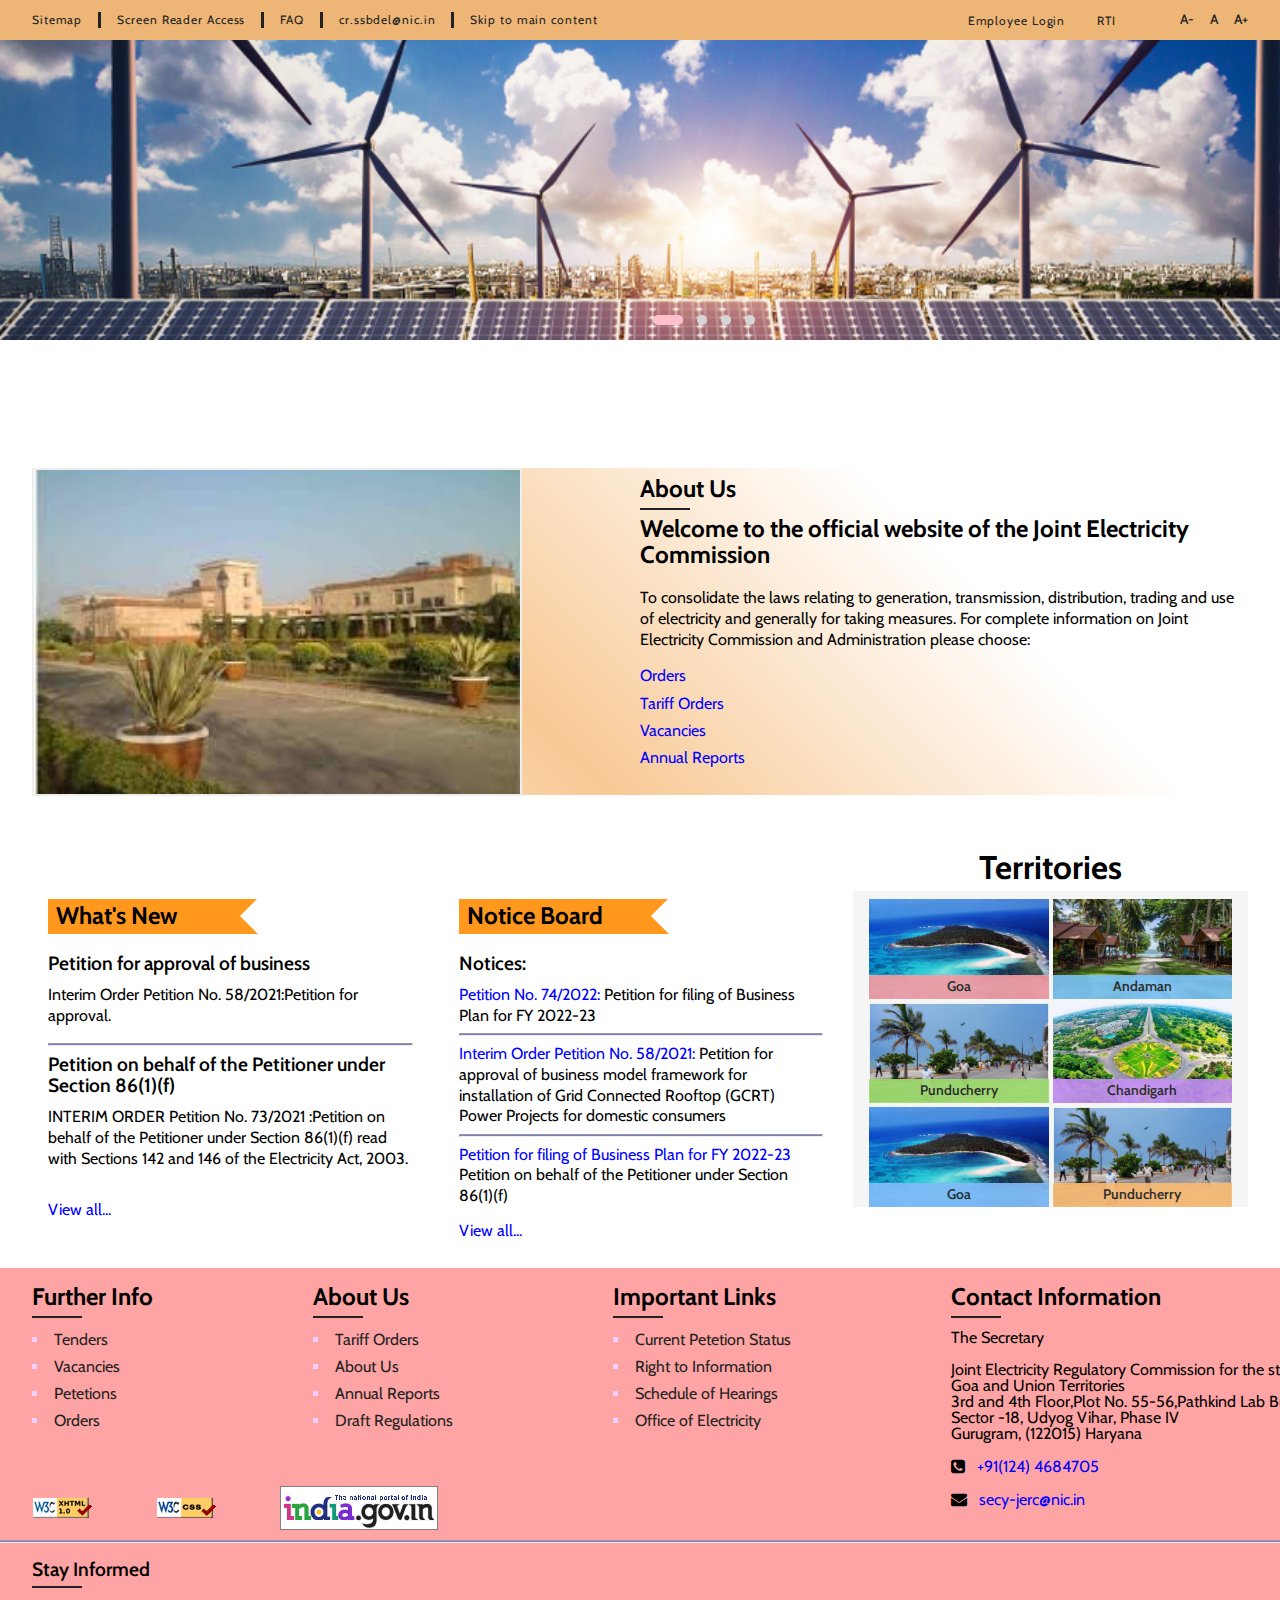
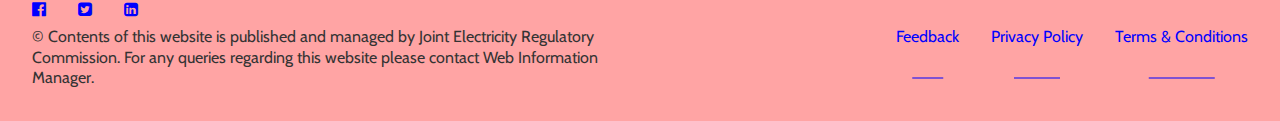
<file: index.html>
<!DOCTYPE html>
<html lang="en">
  <head>
    <meta charset="UTF-8" />
    <meta http-equiv="X-UA-Compatible" content="IE=edge" />
    <meta name="viewport" content="width=device-width, initial-scale=1.0" />
    <title>Joint Electricity Commission</title>
    <link rel="stylesheet" href="./css/style.css" />
    <link rel="preconnect" href="https://fonts.googleapis.com" />
    <link rel="preconnect" href="https://fonts.gstatic.com" crossorigin />
    <link
      href="https://fonts.googleapis.com/css2?family=Cabin:ital,wght@0,400;0,500;0,700;1,400&family=Lato:ital,wght@0,300;0,400;0,700;1,100;1,300;1,700&family=Montserrat:ital,wght@0,200;0,400;0,600;0,700;1,200;1,300&family=Noto+Sans:ital,wght@0,400;0,700;1,400&display=swap"
      rel="stylesheet"
    />
    <link
      rel="stylesheet"
      href="https://cdnjs.cloudflare.com/ajax/libs/font-awesome/4.7.0/css/font-awesome.css"
      integrity="sha512-5A8nwdMOWrSz20fDsjczgUidUBR8liPYU+WymTZP1lmY9G6Oc7HlZv156XqnsgNUzTyMefFTcsFH/tnJE/+xBg=="
      crossorigin="anonymous"
      referrerpolicy="no-referrer"
    />
    <!-- Owl Carousel -->
    <link
      rel="stylesheet"
      href="OwlCarousel2/dist/assets/owl.carousel.min.css"
    />
    <link
      rel="stylesheet"
      href="OwlCarousel2/dist/assets/owl.theme.default.min.css"
    />
  </head>
  <body>
    <!-- utility bar -->
    <div class="utility-bar">
      <p class="no-margin-bottom">
        <span
          style="letter-spacing: 0.9px; font-size: 0.75rem"
          class="right-border"
          ><a
            style="
              letter-spacing: 0.9px;
              color: #fff;
              text-decoration: none;
              font-size: 0.75rem;
            "
            href="https://ssb.solarman.in/sitemap/"
            >Sitemap</a
          ></span
        >
        <span
          style="letter-spacing: 0.9px; font-size: 0.75rem"
          class="right-border"
          ><a
            style="
              letter-spacing: 0.9px;
              color: #fff;
              text-decoration: none;
              font-size: 0.75rem;
            "
            href="https://ssb.solarman.in/screen-reader-access-2/"
            >Screen Reader Access</a
          ></span
        >
        <span
          style="letter-spacing: 0.9px; font-size: 0.75rem"
          class="right-border"
          ><a
            style="
              letter-spacing: 0.9px;
              color: #fff;
              text-decoration: none;
              font-size: 0.75rem;
            "
            href="https://ssb.solarman.in/faq/"
            >FAQ</a
          ></span
        >
        <span
          style="letter-spacing: 0.9px; font-size: 0.75rem"
          class="right-border"
          ><a
            style="
              letter-spacing: 0.9px;
              color: #fff;
              text-decoration: none;
              font-size: 0.75rem;
            "
            href="mailto:cr.ssbdel@nic.in"
            >cr.ssbdel@nic.in</a
          ></span
        >
        <span style="letter-spacing: 0.9px; font-size: 0.75rem"
          ><a
            style="
              letter-spacing: 0.9px;
              color: #fff;
              text-decoration: none;
              font-size: 0.75rem;
            "
            href="#post-113"
            >Skip to main content</a
          ></span
        >
      </p>
      <section class="custom-widgets">
        <span
          ><a
            href="#"
            style="
              letter-spacing: 0.9px;
              font-size: 0.75rem;
              color: #fff;
              text-decoration: none;
            "
            >Employee Login</a
          ></span
        >
        <span
          ><a
            href="https://ssb.solarman.in/rti/"
            style="
              letter-spacing: 0.9px;
              font-size: 0.75rem;
              color: #fff;
              text-decoration: none;
            "
            >RTI</a
          ></span
        >
        <!--         <form action="">
            <select name="choose-theme" id="choose-theme">
                <option value="original">Original Theme</option>
                <option value="special">Special Theme</option>
            </select>
        </form> -->
        <div id="change-theme">
          <div id="original-theme"></div>
          <div id="special-theme"></div>
        </div>

        <div class="text-resizer">
          <a
            href="#"
            style="font-size: 0.85rem"
            title="decrease font size"
            id="decrease-size"
            >A-</a
          >
          <a
            href="#"
            style="font-size: 0.85rem"
            title="reset font size"
            id="reset-size"
            >A</a
          >
          <a
            href="#"
            style="font-size: 0.85rem"
            title="increase font size"
            id="increase-size"
            >A+</a
          >
        </div>
      </section>
    </div>
    <div class="container">
      <header>
        <div class="owl-carousel owl-theme">
          <div class="item item1"></div>
          <div class="item item2"></div>
          <div class="item item3"></div>
          <div class="item item4"></div>
        </div>
      </header>
      <main>
        <section>
          <div>
            <!-- About us image will show here -->
            <div></div>
            <!-- About us image ends here -->

            <!-- About us text starts here -->
            <div>
              <h2 class="about_us">About Us</h2>
              <h2>
                Welcome to the official website of the Joint Electricity
                Commission
              </h2>
              <p>
                To consolidate the laws relating to generation, transmission,
                distribution, trading and use of electricity and generally for
                taking measures. For complete information on Joint Electricity
                Commission and Administration please choose:
              </p>
              <ul>
                <li><a href="#">Orders</a></li>
                <li><a href="#">Tariff Orders</a></li>
                <li><a href="#">Vacancies</a></li>
                <li><a href="#">Annual Reports</a></li>
              </ul>
            </div>
            <!-- About us text ends here -->
          </div>

          <!-- New notifications section starts here -->
          <section class="notifications">
            <div class="whatsNew">
              <h2>What's New</h2>
              <h3>Petition for approval of business</h3>
              <p>Interim Order Petition No. 58/2021:Petition for approval.</p>
              <hr />

              <h3>
                Petition on behalf of the Petitioner under Section 86(1)(f)
              </h3>
              <p>
                INTERIM ORDER Petition No. 73/2021 :Petition on behalf of the
                Petitioner under Section 86(1)(f) read with Sections 142 and 146
                of the Electricity Act, 2003.
              </p>
              <!-- <img
                src="./images/jercuts-1.jpg"
                style="width: 270px; height: 120px"
                alt=""
              /> -->
              <a href="#" style="margin-top: 33px; display: block"
                >View all...</a
              >
            </div>
            <div class="noticeBoard">
              <h2>Notice Board</h2>
              <!-- <img
                src="./images/jercuts-2.jpg"
                style="width: 270px; height: 120px"
                alt=""
              /> -->
              <h3 style="margin-top: 1rem">Notices:</h3>
              <ul>
                <li>
                  <a href="">Petition No. 74/2022:</a>
                  Petition for filing of Business Plan for FY 2022-23
                </li>
                <hr />
                <li>
                  <a href="">Interim Order Petition No. 58/2021:</a>
                  Petition for approval of business model framework for
                  installation of Grid Connected Rooftop (GCRT) Power Projects
                  for domestic consumers
                </li>
                <hr />
                <li>
                  <a href=""
                    >Petition for filing of Business Plan for FY 2022-23</a
                  >
                  Petition on behalf of the Petitioner under Section 86(1)(f)
                </li>
              </ul>
              <a style="display: block; margin-top: 16px" href="#"
                >View all...</a
              >
            </div>
            <div class="weWorkFor">
              <h2 style="position: absolute">Territories</h2>
              <img
                src="./images/jercuts-workarea.jpg"
                alt=""
                style="width: 100%; height: 100%"
              />
              <img
                src="./images/jercuts-andaman.jpg"
                alt=""
                style="width: 100%; height: 100%"
              />
              <img
                src="./images/jercuts-punducherry.jpg"
                alt=""
                style="width: 100%; height: 100%"
              />
              <img
                src="./images/jercuts-chandigarh.jpg"
                alt=""
                style="width: 100%; height: 100%"
              />
              <img
                src="./images/jercuts-workarea.jpg"
                alt=""
                style="width: 100%; height: 100%"
              />
              <img
                src="./images/jercuts-punducherry.jpg"
                alt=""
                style="width: 100%; height: 100%"
              />
              <div>Goa</div>
              <div>Andaman</div>
              <div>Punducherry</div>
              <div>Chandigarh</div>
              <div>Goa</div>
              <div>Punducherry</div>
            </div>
          </section>
          <!-- New notifications section ends here -->
        </section>
        <!-- <aside>
          <section class="photo-gallery">
            <div></div>
            <div></div>
            <div></div>
            <div></div>
            <div></div>
            <div><a href="#">View all...</a></div>
          </section>
          <section class="video-gallery">
            <video
              poster="./images/jercuts-8-1.png"
              src=""
              controls
              autoplay
            ></video>
            <video poster="./images/jercuts-5-1.png" src="" controls></video>
          </section>
        </aside> -->
      </main>
      <footer>
        <div class="affiliations">
          <img src="./images/affiliated-1.png" alt="" />
          <img src="./images/affiliated-2.png" alt="" />
          <img src="./images/affiliated-3.png" alt="" />
        </div>
        <ul>
          <h2>Further Info</h2>
          <li><a href="">Tenders</a></li>
          <li><a href="">Vacancies</a></li>
          <li><a href="">Petetions</a></li>
          <li><a href="">Orders</a></li>
        </ul>
        <ul>
          <h2>About Us</h2>
          <li><a href="">Tariff Orders</a></li>
          <li><a href="">About Us</a></li>
          <li><a href="">Annual Reports</a></li>
          <li><a href="">Draft Regulations</a></li>
        </ul>
        <!-- <ul>
          <h2>Contact</h2>
          <li><a href="">Contact Us</a></li>
          <li><a href="">Consumer Services</a></li>
          <li><a href="">How to Reach</a></li>
          <li><a href="">Board of Honor</a></li>
        </ul> -->
        <ul>
          <h2>Important Links</h2>
          <li><a href="">Current Petetion Status</a></li>
          <li><a href="">Right to Information</a></li>
          <li><a href="">Schedule of Hearings</a></li>
          <li><a href="">Office of Electricity</a></li>
        </ul>
        <ul>
          <h2>Contact Information</h2>
          <address>
            <pre>
The Secretary

Joint Electricity Regulatory Commission for the state of
Goa and Union Territories
3rd and 4th Floor,Plot No. 55-56,Pathkind Lab Building,
Sector -18, Udyog Vihar, Phase IV
Gurugram, (122015) Haryana

<i class="fa fa-phone-square" aria-hidden="true"></i>   <a href="tel:124 4684705">+91(124) 4684705</a>

<i class="fa fa-envelope" aria-hidden="true"></i>   <a href="mailto:secy-jerc@nic.in">secy-jerc@nic.in</a>
              </pre>
          </address>
        </ul>
      </footer>
    </div>
    <hr />
    <section class="footer-info">
      <h3>Stay Informed</h3>
      <ul>
        <li>
          <a href=""
            ><i class="fa fa-facebook-official" aria-hidden="true"></i
          ></a>
        </li>
        <li>
          <a href=""><i class="fa fa-twitter-square" aria-hidden="true"></i></a>
        </li>
        <li>
          <a href=""
            ><i class="fa fa-linkedin-square" aria-hidden="true"></i
          ></a>
        </li>
      </ul>
      <div>
        <p>
          &copy; Contents of this website is published and managed by Joint
          Electricity Regulatory Commission. For any queries regarding this
          website please contact Web Information Manager.
        </p>
        <ul>
          <li><a href="">Feedback</a></li>
          <li><a href="">Privacy Policy</a></li>
          <li><a href="">Terms &amp; Conditions</a></li>
        </ul>
      </div>
    </section>

    <script src="https://ajax.googleapis.com/ajax/libs/jquery/3.5.1/jquery.min.js"></script>
    <script src="OwlCarousel2/dist/owl.carousel.min.js"></script>

    <script>
      $(".owl-carousel").owlCarousel({
        loop: true,
        margin: 10,
        nav: true,
        autoplay: true,
        autoplayTimeout: 2000,
        autoplayHoverPause: true,
        responsive: {
          0: {
            items: 1,
          },
          600: {
            items: 1,
          },
          1000: {
            items: 1,
          },
        },
      });
    </script>
  </body>
</html>
</file>
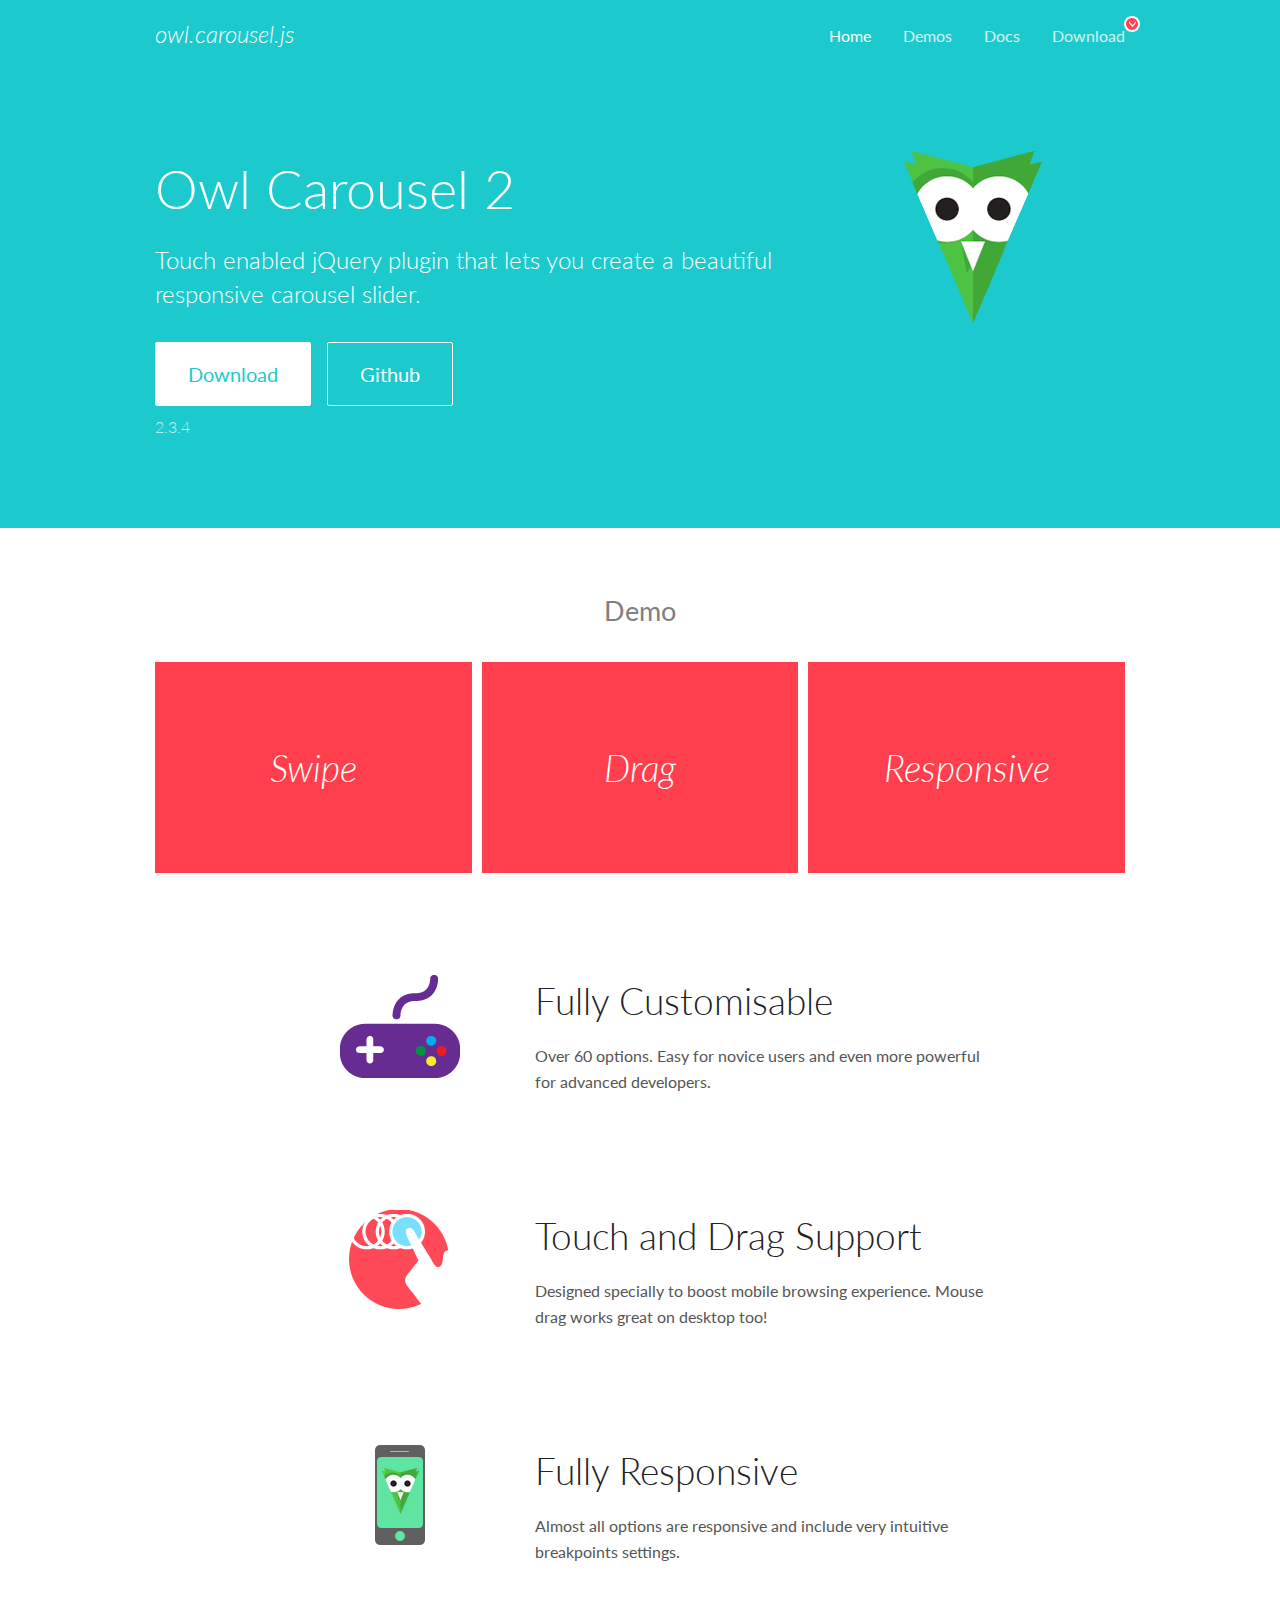
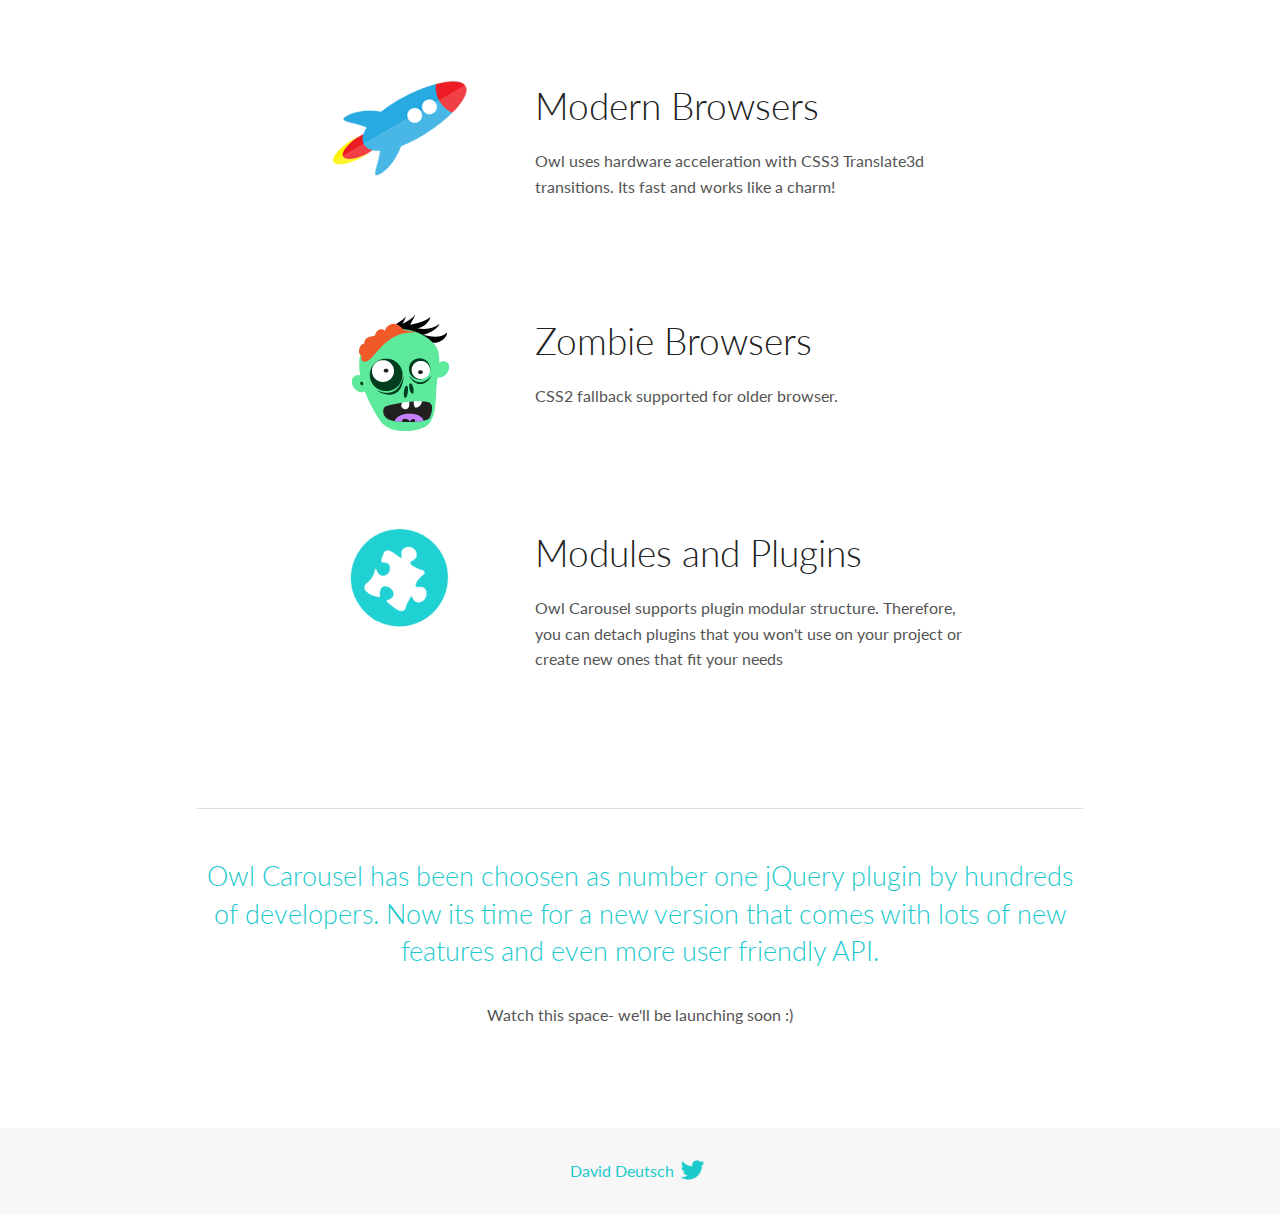
<file: OwlCarousel2/docs/index.html>
<!DOCTYPE html>
<html lang="en">
  <head>

    <!-- head -->
    <meta charset="utf-8">
    <meta name="msapplication-tap-highlight" content="no" />
    <meta name="viewport" content="width=device-width, initial-scale=1.0" />
    <meta name="description" content="Touch enabled jQuery plugin that lets you create beautiful responsive carousel slider.">
    <meta name="author" content="David Deutsch">
    <title>
      Home | Owl Carousel | 2.3.4
    </title>

    <!-- Stylesheets -->
    <link href='https://fonts.googleapis.com/css?family=Lato:300,400,700,400italic,300italic' rel='stylesheet' type='text/css'>
    <link rel="stylesheet" href="assets/css/docs.theme.min.css">

    <!-- Owl Stylesheets -->
    <link rel="stylesheet" href="assets/owlcarousel/assets/owl.carousel.min.css">
    <link rel="stylesheet" href="assets/owlcarousel/assets/owl.theme.default.min.css">

    <!-- HTML5 shim and Respond.js IE8 support of HTML5 elements and media queries -->

    <!--[if lt IE 9]>
      <script src="https://oss.maxcdn.com/libs/html5shiv/3.7.0/html5shiv.js"></script>
      <script src="https://oss.maxcdn.com/libs/respond.js/1.3.0/respond.min.js"></script>
    <![endif]-->

    <!-- Favicons -->
    <link rel="apple-touch-icon-precomposed" sizes="144x144" href="assets/ico/apple-touch-icon-144-precomposed.png">
    <link rel="shortcut icon" href="assets/ico/favicon.png">
    <link rel="shortcut icon" href="favicon.ico">

    <!-- Yeah i know js should not be in header. Its required for demos.-->

    <!-- javascript -->
    <script src="assets/vendors/jquery.min.js"></script>
    <script src="assets/owlcarousel/owl.carousel.js"></script>
  </head>
  <body>

    <!-- header -->
    <header class="header">
      <div class="row">
        <div class="large-12 columns">
          <div class="brand left">
            <h3>
              <a href="/OwlCarousel2/">owl.carousel.js</a> 
            </h3>
          </div>
          <a id="toggle-nav" class="right">
            <span></span> <span></span> <span></span> 
          </a> 
          <div class="nav-bar">
            <ul class="clearfix">
              <li class="active">
                <a href="/OwlCarousel2/index.html">Home</a> 
              </li>
              <li> <a href="/OwlCarousel2/demos/demos.html">Demos</a>  </li>
              <li> <a href="/OwlCarousel2/docs/started-welcome.html">Docs</a>  </li>
              <li>
                <a href="https://github.com/OwlCarousel2/OwlCarousel2/archive/2.3.4.zip">Download</a> 
                <span class="download"></span> 
              </li>
            </ul>
          </div>
        </div>
      </div>
    </header>

    <!-- home panel -->
    <section id="hero">
      <div class="row">
        <div class="large-8 medium-8 columns">
          <h1>Owl Carousel 2</h1>
          <h4>Touch enabled jQuery plugin that lets you create a beautiful responsive carousel slider.</h4>
          <a href="https://github.com/OwlCarousel2/OwlCarousel2/archive/2.3.4.zip" class="hero-button">Download</a> 
          <a href="https://github.com/OwlCarousel2/OwlCarousel2" class="hero-button outline">Github</a> 
          <p>2.3.4</p>
        </div>
        <div class="large-4 medium-4 columns">
          <img class="owl-logo" src="assets/img/owl-logo.png" alt="mr. Owl">
        </div>
      </div>
    </section>

    <!-- body -->
    <div class="home-demo">
      <div class="row">
        <div class="large-12 columns">
          <h3>Demo</h3>
          <div class="owl-carousel">
            <div class="item">
              <h2>Swipe</h2>
            </div>
            <div class="item">
              <h2>Drag</h2>
            </div>
            <div class="item">
              <h2>Responsive</h2>
            </div>
            <div class="item">
              <h2>CSS3</h2>
            </div>
            <div class="item">
              <h2>Fast</h2>
            </div>
            <div class="item">
              <h2>Easy</h2>
            </div>
            <div class="item">
              <h2>Free</h2>
            </div>
            <div class="item">
              <h2>Upgradable</h2>
            </div>
            <div class="item">
              <h2>Tons of options</h2>
            </div>
            <div class="item">
              <h2>Infinity</h2>
            </div>
            <div class="item">
              <h2>Auto Width</h2>
            </div>
          </div>
        </div>
      </div>
    </div>
    <script>
      var owl = $('.owl-carousel');
      owl.owlCarousel({
        margin: 10,
        loop: true,
        responsive: {
          0: {
            items: 1
          },
          600: {
            items: 2
          },
          1000: {
            items: 3
          }
        }
      })
    </script>

    <!-- features -->
    <div id="features">
      <div class="row">
        <div class="small-12 medium-9 small-centered columns">
          <section class="row feature">
            <div class="medium-4 small-12 columns">
              <img src="assets/img/feature-options.png" alt="">
            </div>
            <div class="medium-8 small-12 columns">
              <h2>Fully Customisable</h2>
              <p>Over 60 options. Easy for novice users and even more powerful for advanced developers.</p>
            </div>
          </section>
          <section class="row feature">
            <div class="medium-4 small-12 columns">
              <img src="assets/img/feature-drag.png" alt="">
            </div>
            <div class="medium-8 small-12 columns">
              <h2>Touch and Drag Support</h2>
              <p>Designed specially to boost mobile browsing experience. Mouse drag works great on desktop too!</p>
            </div>
          </section>
          <section class="row feature">
            <div class="medium-4 small-12 columns">
              <img src="assets/img/feature-responsive.png" alt="">
            </div>
            <div class="medium-8 small-12 columns">
              <h2>Fully Responsive</h2>
              <p>Almost all options are responsive and include very intuitive breakpoints settings.</p>
            </div>
          </section>
          <section class="row feature">
            <div class="medium-4 small-12 columns">
              <img src="assets/img/feature-modern.png" alt="">
            </div>
            <div class="medium-8 small-12 columns">
              <h2>Modern Browsers</h2>
              <p>Owl uses hardware acceleration with CSS3 Translate3d transitions. Its fast and works like a charm! </p>
            </div>
          </section>
          <section class="row feature">
            <div class="medium-4 small-12 columns">
              <img src="assets/img/feature-zombie.png" alt="">
            </div>
            <div class="medium-8 small-12 columns">
              <h2>Zombie Browsers</h2>
              <p>CSS2 fallback supported for older browser.</p>
            </div>
          </section>
          <section class="row feature">
            <div class="medium-4 small-12 columns">
              <img src="assets/img/feature-module.png" alt="">
            </div>
            <div class="medium-8 small-12 columns">
              <h2>Modules and Plugins</h2>
              <p>Owl Carousel supports plugin modular structure. Therefore, you can detach plugins that you won&#x27;t use on your project or create new ones that fit your needs</p>
            </div>
          </section>
        </div>
      </div>
    </div>

    <!-- footer -->
    <section id="teaser-text">
      <div class="row">
        <div class="small-12 medium-11 small-centered columns">
          <hr>
          <h3 id="owl-carousel-has-been-choosen-as-number-one-jquery-plugin-by-hundreds-of-developers-now-its-time-for-a-new-version-that-comes-with-lots-of-new-features-and-even-more-user-friendly-api-">Owl Carousel has been choosen as number one jQuery plugin by hundreds of developers. Now its time for a new version that comes with lots of new features and even more user friendly API.</h3>
          <p>Watch this space- we&#39;ll be launching soon :)</p>
        </div>
      </div>
    </section>

    <!-- footer -->
    <footer class="footer">
      <div class="row">
        <div class="large-12 columns">
          <h5>
            <a href="/OwlCarousel2/docs/support-contact.html">David Deutsch</a> 
            <a id="custom-tweet-button" href="https://twitter.com/share?url=https://github.com/OwlCarousel2/OwlCarousel2&text=Owl Carousel - This is so awesome! " target="_blank"></a> 
          </h5>
        </div>
      </div>
    </footer>

    <!-- vendors -->
    <script src="assets/vendors/highlight.js"></script>
    <script src="assets/js/app.js"></script>
  </body>
</html>
</file>
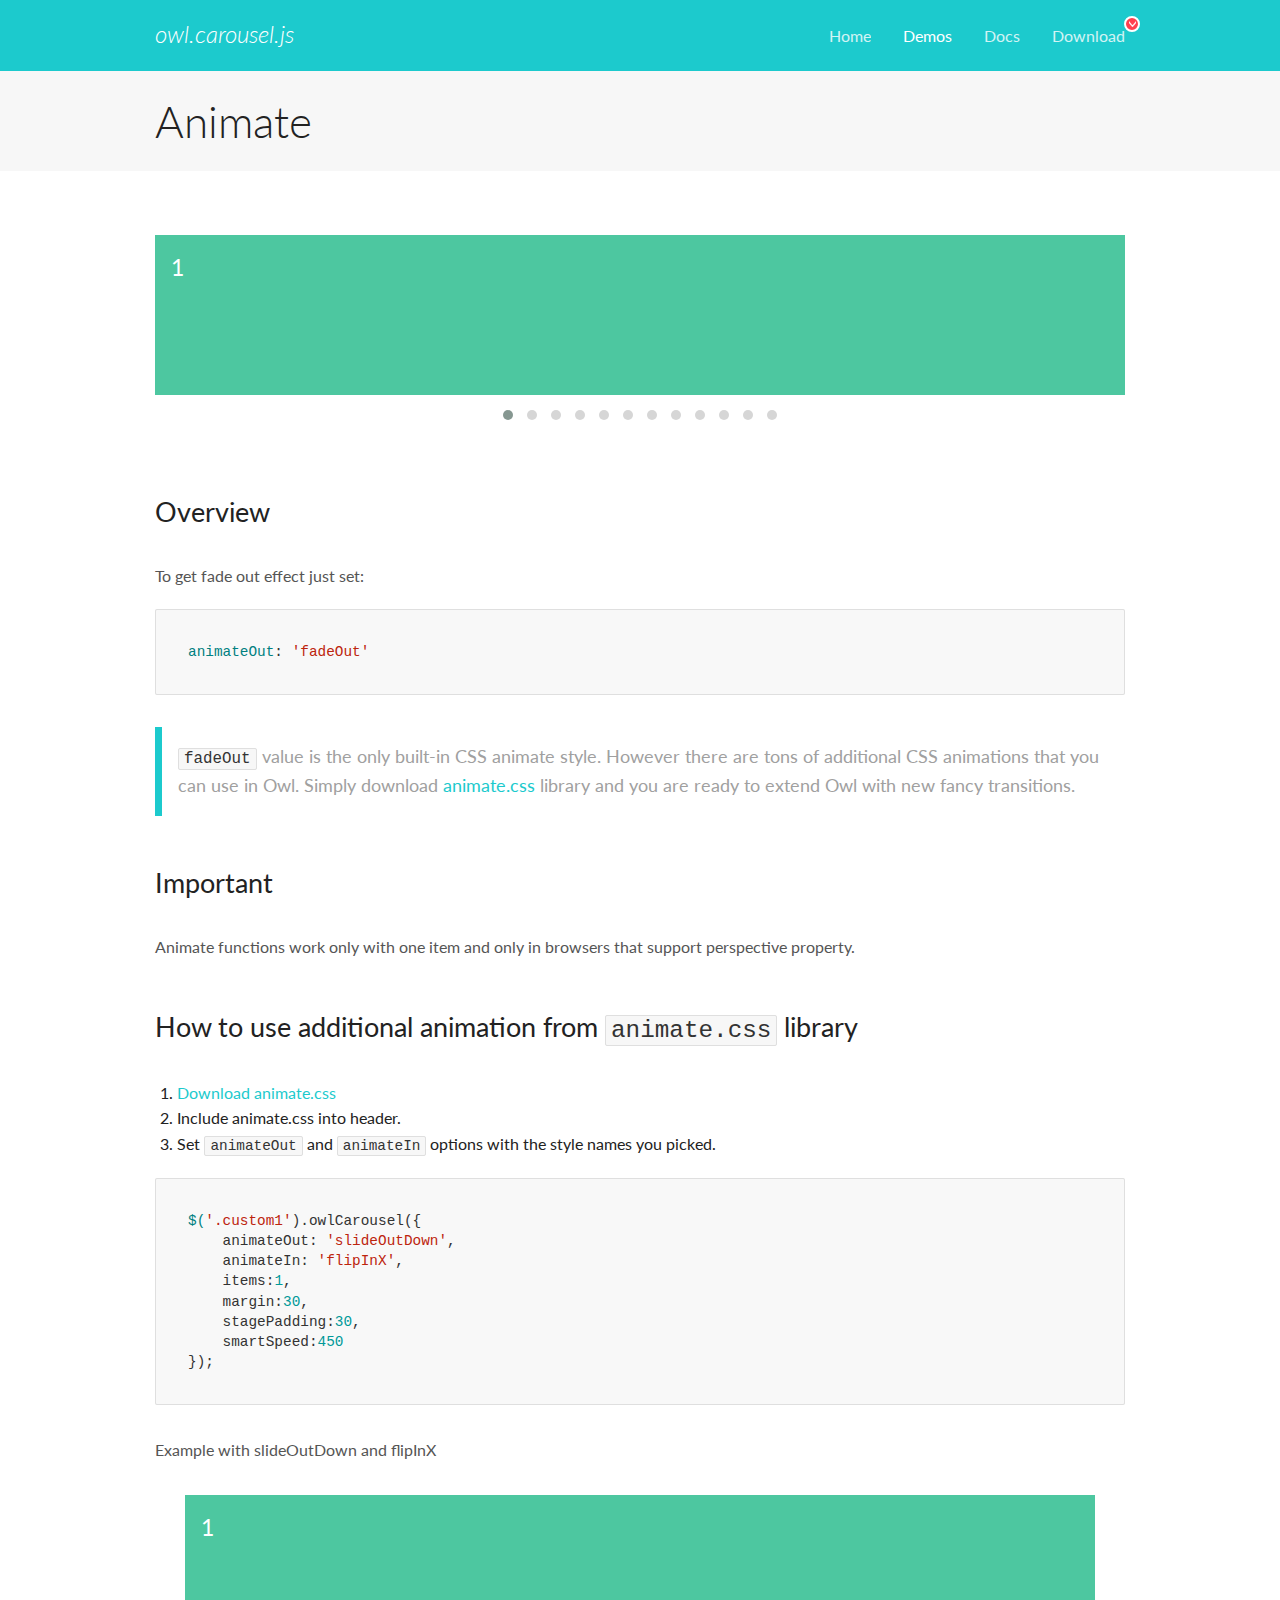
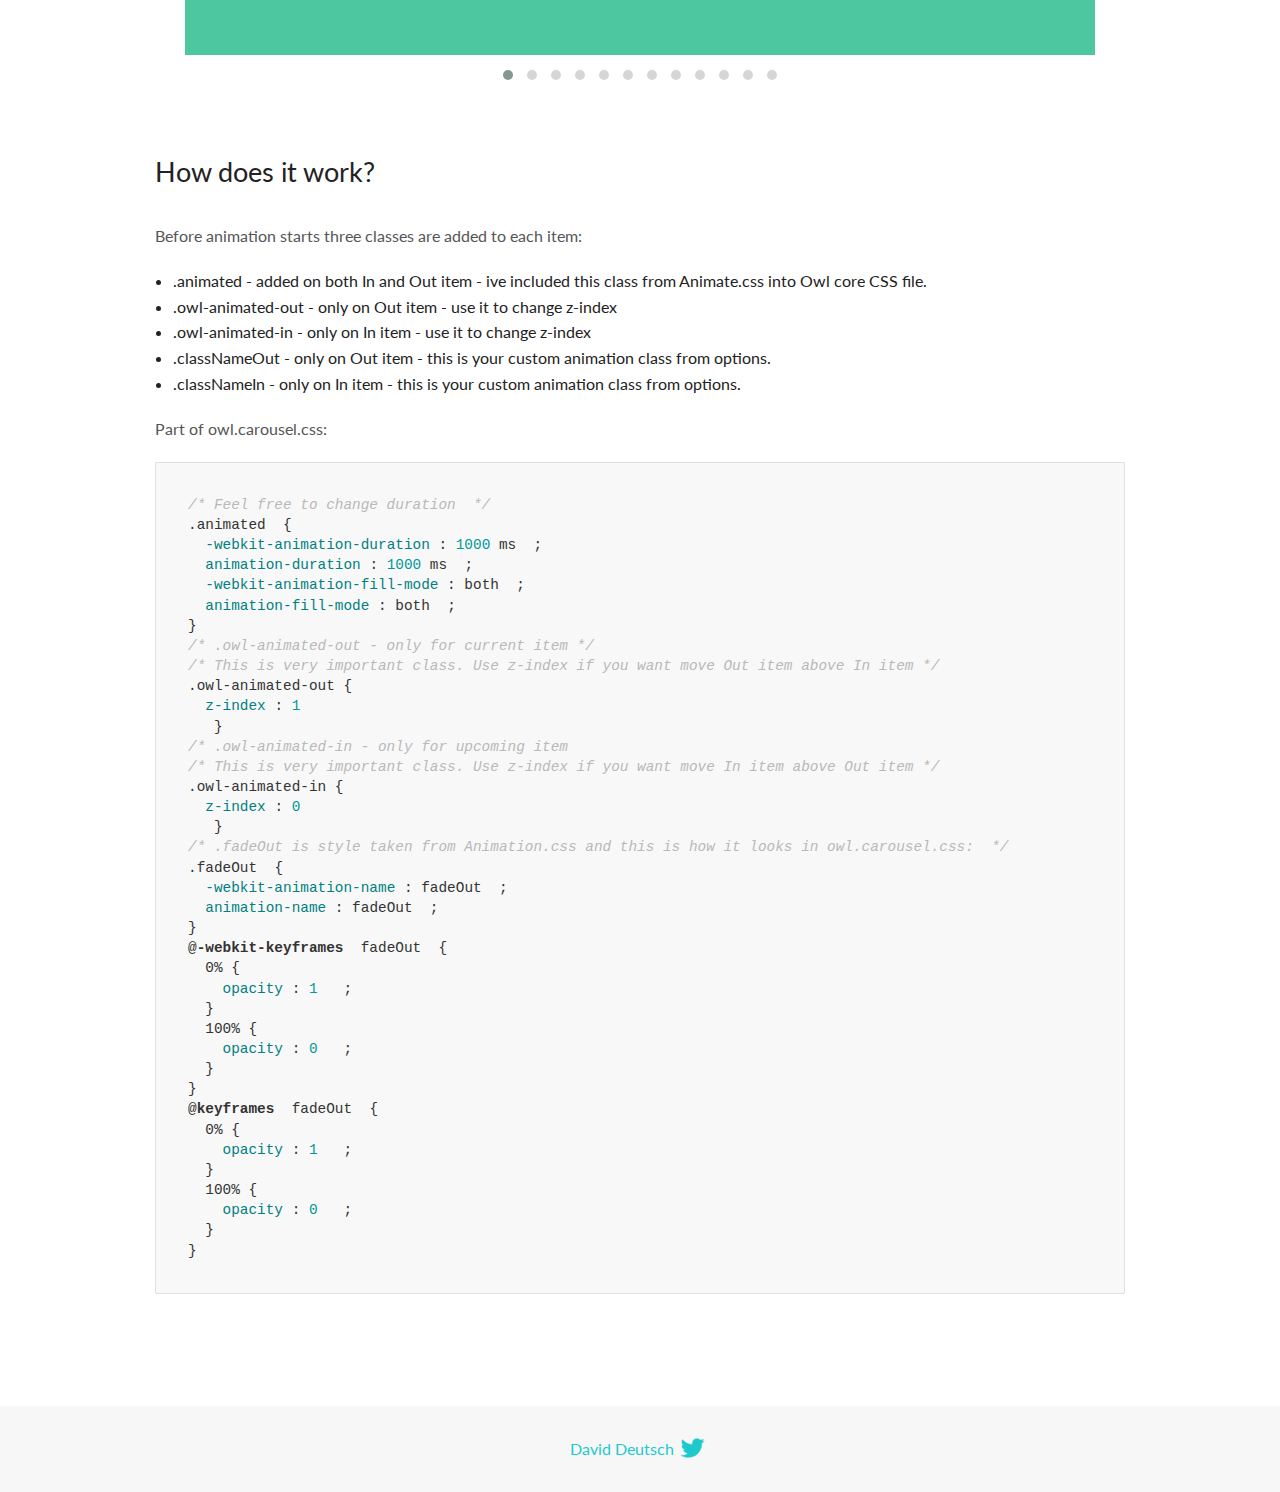
<file: OwlCarousel2/docs/demos/animate.html>
<!DOCTYPE html>
<html lang="en">
  <head>

    <!-- head -->
    <meta charset="utf-8">
    <meta name="msapplication-tap-highlight" content="no" />
    <meta name="viewport" content="width=device-width, initial-scale=1.0" />
    <meta name="description" content="Animate carousel">
    <meta name="author" content="David Deutsch">
    <title>
      Animate Demo | Owl Carousel | 2.3.4
    </title>

    <!-- Stylesheets -->
    <link href='https://fonts.googleapis.com/css?family=Lato:300,400,700,400italic,300italic' rel='stylesheet' type='text/css'>
    <link rel="stylesheet" href="../assets/css/docs.theme.min.css">

    <!-- Owl Stylesheets -->
    <link rel="stylesheet" href="../assets/owlcarousel/assets/owl.carousel.min.css">
    <link rel="stylesheet" href="../assets/owlcarousel/assets/owl.theme.default.min.css">

    <!-- HTML5 shim and Respond.js IE8 support of HTML5 elements and media queries -->

    <!--[if lt IE 9]>
      <script src="https://oss.maxcdn.com/libs/html5shiv/3.7.0/html5shiv.js"></script>
      <script src="https://oss.maxcdn.com/libs/respond.js/1.3.0/respond.min.js"></script>
    <![endif]-->

    <!-- Favicons -->
    <link rel="apple-touch-icon-precomposed" sizes="144x144" href="../assets/ico/apple-touch-icon-144-precomposed.png">
    <link rel="shortcut icon" href="../assets/ico/favicon.png">
    <link rel="shortcut icon" href="favicon.ico">

    <!-- Yeah i know js should not be in header. Its required for demos.-->

    <!-- javascript -->
    <script src="../assets/vendors/jquery.min.js"></script>
    <script src="../assets/owlcarousel/owl.carousel.js"></script>
  </head>
  <body>

    <!-- header -->
    <header class="header">
      <div class="row">
        <div class="large-12 columns">
          <div class="brand left">
            <h3>
              <a href="/OwlCarousel2/">owl.carousel.js</a> 
            </h3>
          </div>
          <a id="toggle-nav" class="right">
            <span></span> <span></span> <span></span> 
          </a> 
          <div class="nav-bar">
            <ul class="clearfix">
              <li> <a href="/OwlCarousel2/index.html">Home</a>  </li>
              <li class="active">
                <a href="/OwlCarousel2/demos/demos.html">Demos</a> 
              </li>
              <li> <a href="/OwlCarousel2/docs/started-welcome.html">Docs</a>  </li>
              <li>
                <a href="https://github.com/OwlCarousel2/OwlCarousel2/archive/2.3.4.zip">Download</a> 
                <span class="download"></span> 
              </li>
            </ul>
          </div>
        </div>
      </div>
    </header>

    <!-- title -->
    <section class="title">
      <div class="row">
        <div class="large-12 columns">
          <h1>Animate</h1>
        </div>
      </div>
    </section>

    <!--  Demos -->
    <section id="demos">
      <div class="row">
        <div class="large-12 columns">
          <div class="fadeOut owl-carousel owl-theme">
            <div class="item">
              <h4>1</h4>
            </div>
            <div class="item">
              <h4>2</h4>
            </div>
            <div class="item">
              <h4>3</h4>
            </div>
            <div class="item">
              <h4>4</h4>
            </div>
            <div class="item">
              <h4>5</h4>
            </div>
            <div class="item">
              <h4>6</h4>
            </div>
            <div class="item">
              <h4>7</h4>
            </div>
            <div class="item">
              <h4>8</h4>
            </div>
            <div class="item">
              <h4>9</h4>
            </div>
            <div class="item">
              <h4>10</h4>
            </div>
            <div class="item">
              <h4>11</h4>
            </div>
            <div class="item">
              <h4>12</h4>
            </div>
          </div>
          <h3 id="overview">Overview</h3>
          <p>To get fade out effect just set:</p>
          <pre><code>animateOut: &#39;fadeOut&#39;</code></pre>
          <blockquote>
            <p><code>fadeOut</code> value is the only built-in CSS animate style. However there are tons of additional CSS animations that you can use in Owl. Simply download
              <a href="https://daneden.github.io/animate.css/">animate.css</a>  library and you are ready to extend Owl with new fancy transitions.</p>
          </blockquote>
          <h3 id="important">Important</h3>
          <p>Animate functions work only with one item and only in browsers that support perspective property.</p>
          <h3 id="how-to-use-additional-animation-from-animate-css-library">How to use additional animation from <code>animate.css</code> library</h3>
          <ol>
            <li> <a href="https://daneden.github.io/animate.css/">Download animate.css</a>  </li>
            <li>Include animate.css into header.</li>
            <li>Set <code>animateOut</code> and <code>animateIn</code> options with the style names you picked.</li>
          </ol>
          <pre><code>$(&#39;.custom1&#39;).owlCarousel({
    animateOut: &#39;slideOutDown&#39;,
    animateIn: &#39;flipInX&#39;,
    items:1,
    margin:30,
    stagePadding:30,
    smartSpeed:450
});</code></pre>
          <p>Example with slideOutDown and flipInX</p>
          <div class="custom1 owl-carousel owl-theme">
            <div class="item">
              <h4>1</h4>
            </div>
            <div class="item">
              <h4>2</h4>
            </div>
            <div class="item">
              <h4>3</h4>
            </div>
            <div class="item">
              <h4>4</h4>
            </div>
            <div class="item">
              <h4>5</h4>
            </div>
            <div class="item">
              <h4>6</h4>
            </div>
            <div class="item">
              <h4>7</h4>
            </div>
            <div class="item">
              <h4>8</h4>
            </div>
            <div class="item">
              <h4>9</h4>
            </div>
            <div class="item">
              <h4>10</h4>
            </div>
            <div class="item">
              <h4>11</h4>
            </div>
            <div class="item">
              <h4>12</h4>
            </div>
          </div>
          <h3 id="how-does-it-work-">How does it work?</h3>
          <p>Before animation starts three classes are added to each item:</p>
          <ul>
            <li>.animated - added on both In and Out item - ive included this class from Animate.css into Owl core CSS file.</li>
            <li>.owl-animated-out - only on Out item - use it to change z-index</li>
            <li>.owl-animated-in - only on In item - use it to change z-index</li>
            <li>.classNameOut - only on Out item - this is your custom animation class from options.</li>
            <li>.classNameIn - only on In item - this is your custom animation class from options.</li>
          </ul>
          <p>Part of owl.carousel.css:</p>
          <pre><code class="language-css"><span class="comment">/* Feel free to change duration  */</span> 
<span class="class">.animated</span>  <span class="rules">{
  <span class="rule"><span class="attribute">-webkit-animation-duration</span> :<span class="value"> <span class="number">1000</span> ms</span> </span> ;
  <span class="rule"><span class="attribute">animation-duration</span> :<span class="value"> <span class="number">1000</span> ms</span> </span> ;
  <span class="rule"><span class="attribute">-webkit-animation-fill-mode</span> :<span class="value"> both</span> </span> ;
  <span class="rule"><span class="attribute">animation-fill-mode</span> :<span class="value"> both</span> </span> ;
<span class="rule">}</span> </span> 
<span class="comment">/* .owl-animated-out - only for current item */</span> 
<span class="comment">/* This is very important class. Use z-index if you want move Out item above In item */</span> 
<span class="class">.owl-animated-out</span> <span class="rules">{
  <span class="rule"><span class="attribute">z-index</span> :<span class="value"> <span class="number">1</span> 
</span> </span> </span> }
<span class="comment">/* .owl-animated-in - only for upcoming item
/* This is very important class. Use z-index if you want move In item above Out item */</span> 
<span class="class">.owl-animated-in</span> <span class="rules">{
  <span class="rule"><span class="attribute">z-index</span> :<span class="value"> <span class="number">0</span> 
</span> </span> </span> }
<span class="comment">/* .fadeOut is style taken from Animation.css and this is how it looks in owl.carousel.css:  */</span> 
<span class="class">.fadeOut</span>  <span class="rules">{
  <span class="rule"><span class="attribute">-webkit-animation-name</span> :<span class="value"> fadeOut</span> </span> ;
  <span class="rule"><span class="attribute">animation-name</span> :<span class="value"> fadeOut</span> </span> ;
<span class="rule">}</span> </span> 
<span class="at_rule">@<span class="keyword">-webkit-keyframes</span>  fadeOut </span> {
  0% <span class="rules">{
    <span class="rule"><span class="attribute">opacity</span> :<span class="value"> <span class="number">1</span> </span> </span> ;
  <span class="rule">}</span> </span> 
  100% <span class="rules">{
    <span class="rule"><span class="attribute">opacity</span> :<span class="value"> <span class="number">0</span> </span> </span> ;
  <span class="rule">}</span> </span> 
}
<span class="at_rule">@<span class="keyword">keyframes</span>  fadeOut </span> {
  0% <span class="rules">{
    <span class="rule"><span class="attribute">opacity</span> :<span class="value"> <span class="number">1</span> </span> </span> ;
  <span class="rule">}</span> </span> 
  100% <span class="rules">{
    <span class="rule"><span class="attribute">opacity</span> :<span class="value"> <span class="number">0</span> </span> </span> ;
  <span class="rule">}</span> </span> 
}</code></pre>
          <link rel="stylesheet" href="../assets/css/animate.css">
          <script>
            jQuery(document).ready(function($) {
              $('.fadeOut').owlCarousel({
                items: 1,
                animateOut: 'fadeOut',
                loop: true,
                margin: 10,
              });
              $('.custom1').owlCarousel({
                animateOut: 'slideOutDown',
                animateIn: 'flipInX',
                items: 1,
                margin: 30,
                stagePadding: 30,
                smartSpeed: 450
              });
            });
          </script>
        </div>
      </div>
    </section>

    <!-- footer -->
    <footer class="footer">
      <div class="row">
        <div class="large-12 columns">
          <h5>
            <a href="/OwlCarousel2/docs/support-contact.html">David Deutsch</a> 
            <a id="custom-tweet-button" href="https://twitter.com/share?url=https://github.com/OwlCarousel2/OwlCarousel2&text=Owl Carousel - This is so awesome! " target="_blank"></a> 
          </h5>
        </div>
      </div>
    </footer>

    <!-- vendors -->
    <script src="../assets/vendors/highlight.js"></script>
    <script src="../assets/js/app.js"></script>
  </body>
</html>
</file>
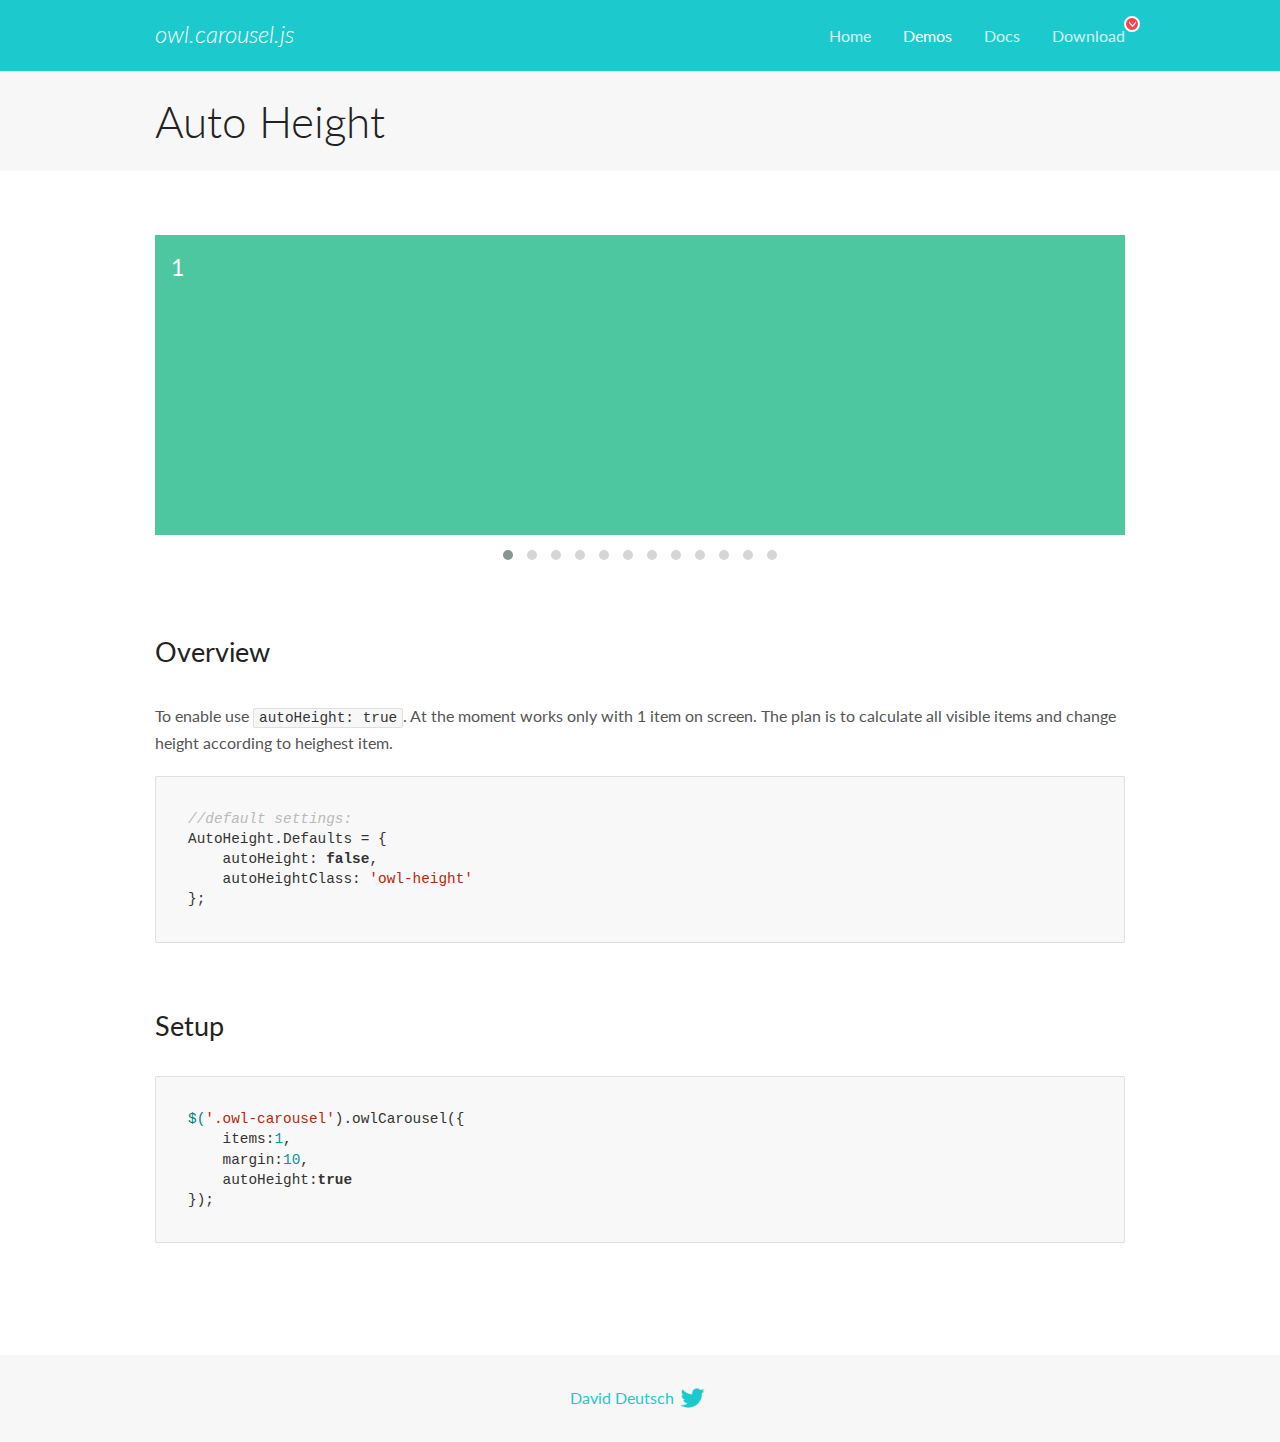
<file: OwlCarousel2/docs/demos/autoheight.html>
<!DOCTYPE html>
<html lang="en">
  <head>

    <!-- head -->
    <meta charset="utf-8">
    <meta name="msapplication-tap-highlight" content="no" />
    <meta name="viewport" content="width=device-width, initial-scale=1.0" />
    <meta name="description" content="autoHeight usage demo">
    <meta name="author" content="David Deutsch">
    <title>
      Auto Height Demo | Owl Carousel | 2.3.4
    </title>

    <!-- Stylesheets -->
    <link href='https://fonts.googleapis.com/css?family=Lato:300,400,700,400italic,300italic' rel='stylesheet' type='text/css'>
    <link rel="stylesheet" href="../assets/css/docs.theme.min.css">

    <!-- Owl Stylesheets -->
    <link rel="stylesheet" href="../assets/owlcarousel/assets/owl.carousel.min.css">
    <link rel="stylesheet" href="../assets/owlcarousel/assets/owl.theme.default.min.css">

    <!-- HTML5 shim and Respond.js IE8 support of HTML5 elements and media queries -->

    <!--[if lt IE 9]>
      <script src="https://oss.maxcdn.com/libs/html5shiv/3.7.0/html5shiv.js"></script>
      <script src="https://oss.maxcdn.com/libs/respond.js/1.3.0/respond.min.js"></script>
    <![endif]-->

    <!-- Favicons -->
    <link rel="apple-touch-icon-precomposed" sizes="144x144" href="../assets/ico/apple-touch-icon-144-precomposed.png">
    <link rel="shortcut icon" href="../assets/ico/favicon.png">
    <link rel="shortcut icon" href="favicon.ico">

    <!-- Yeah i know js should not be in header. Its required for demos.-->

    <!-- javascript -->
    <script src="../assets/vendors/jquery.min.js"></script>
    <script src="../assets/owlcarousel/owl.carousel.js"></script>
  </head>
  <body>

    <!-- header -->
    <header class="header">
      <div class="row">
        <div class="large-12 columns">
          <div class="brand left">
            <h3>
              <a href="/OwlCarousel2/">owl.carousel.js</a> 
            </h3>
          </div>
          <a id="toggle-nav" class="right">
            <span></span> <span></span> <span></span> 
          </a> 
          <div class="nav-bar">
            <ul class="clearfix">
              <li> <a href="/OwlCarousel2/index.html">Home</a>  </li>
              <li class="active">
                <a href="/OwlCarousel2/demos/demos.html">Demos</a> 
              </li>
              <li> <a href="/OwlCarousel2/docs/started-welcome.html">Docs</a>  </li>
              <li>
                <a href="https://github.com/OwlCarousel2/OwlCarousel2/archive/2.3.4.zip">Download</a> 
                <span class="download"></span> 
              </li>
            </ul>
          </div>
        </div>
      </div>
    </header>

    <!-- title -->
    <section class="title">
      <div class="row">
        <div class="large-12 columns">
          <h1>Auto Height</h1>
        </div>
      </div>
    </section>

    <!--  Demos -->
    <section id="demos">
      <div class="row">
        <div class="large-12 columns">
          <div class="owl-carousel owl-theme">
            <div class="item" style="height:300px">
              <h4>1</h4>
            </div>
            <div class="item" style="height:100px">
              <h4>2</h4>
            </div>
            <div class="item" style="height:500px">
              <h4>3</h4>
            </div>
            <div class="item" style="height:250px">
              <h4>4</h4>
            </div>
            <div class="item" style="height:400px">
              <h4>5</h4>
            </div>
            <div class="item" style="height:500px">
              <h4>6</h4>
            </div>
            <div class="item" style="height:600px">
              <h4>7</h4>
            </div>
            <div class="item" style="height:400px">
              <h4>8</h4>
            </div>
            <div class="item" style="height:300px">
              <h4>9</h4>
            </div>
            <div class="item" style="height:350px">
              <h4>10</h4>
            </div>
            <div class="item" style="height:200px">
              <h4>11</h4>
            </div>
            <div class="item" style="height:150px">
              <h4>12</h4>
            </div>
          </div>
          <h3 id="overview">Overview</h3>
          <p>To enable use <code>autoHeight: true</code>. At the moment works only with 1 item on screen. The plan is to calculate all visible items and change height according to heighest item.</p>
          <pre><code>//default settings:
AutoHeight.Defaults = {
    autoHeight: false,
    autoHeightClass: &#39;owl-height&#39;
};</code></pre>
          <h3 id="setup">Setup</h3>
          <pre><code>$(&#39;.owl-carousel&#39;).owlCarousel({
    items:1,
    margin:10,
    autoHeight:true
});</code></pre>
          <script>
            $(document).ready(function() {
              $('.owl-carousel').owlCarousel({
                items: 1,
                margin: 10,
                autoHeight: true
              });
            })
          </script>
        </div>
      </div>
    </section>

    <!-- footer -->
    <footer class="footer">
      <div class="row">
        <div class="large-12 columns">
          <h5>
            <a href="/OwlCarousel2/docs/support-contact.html">David Deutsch</a> 
            <a id="custom-tweet-button" href="https://twitter.com/share?url=https://github.com/OwlCarousel2/OwlCarousel2&text=Owl Carousel - This is so awesome! " target="_blank"></a> 
          </h5>
        </div>
      </div>
    </footer>

    <!-- vendors -->
    <script src="../assets/vendors/highlight.js"></script>
    <script src="../assets/js/app.js"></script>
  </body>
</html>
</file>
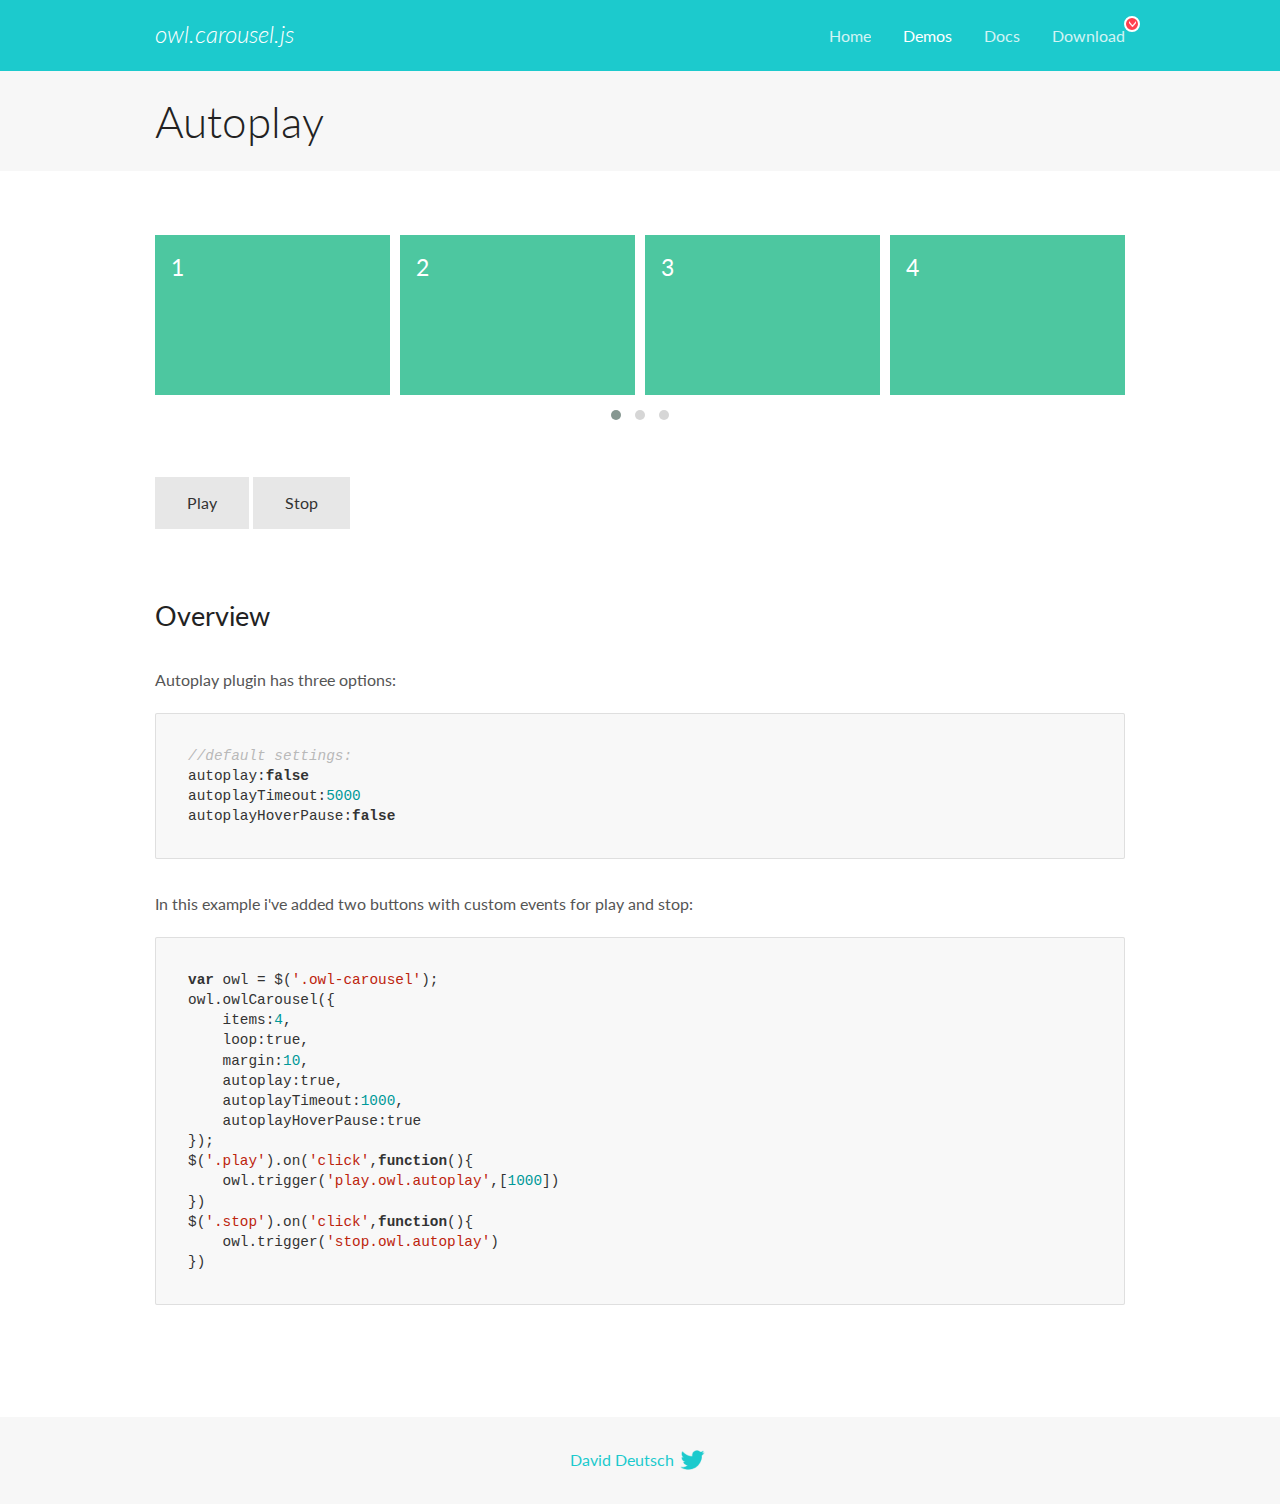
<file: OwlCarousel2/docs/demos/autoplay.html>
<!DOCTYPE html>
<html lang="en">
  <head>

    <!-- head -->
    <meta charset="utf-8">
    <meta name="msapplication-tap-highlight" content="no" />
    <meta name="viewport" content="width=device-width, initial-scale=1.0" />
    <meta name="description" content="Autoplay usage demo">
    <meta name="author" content="David Deutsch">
    <title>
      Autoplay Demo | Owl Carousel | 2.3.4
    </title>

    <!-- Stylesheets -->
    <link href='https://fonts.googleapis.com/css?family=Lato:300,400,700,400italic,300italic' rel='stylesheet' type='text/css'>
    <link rel="stylesheet" href="../assets/css/docs.theme.min.css">

    <!-- Owl Stylesheets -->
    <link rel="stylesheet" href="../assets/owlcarousel/assets/owl.carousel.min.css">
    <link rel="stylesheet" href="../assets/owlcarousel/assets/owl.theme.default.min.css">

    <!-- HTML5 shim and Respond.js IE8 support of HTML5 elements and media queries -->

    <!--[if lt IE 9]>
      <script src="https://oss.maxcdn.com/libs/html5shiv/3.7.0/html5shiv.js"></script>
      <script src="https://oss.maxcdn.com/libs/respond.js/1.3.0/respond.min.js"></script>
    <![endif]-->

    <!-- Favicons -->
    <link rel="apple-touch-icon-precomposed" sizes="144x144" href="../assets/ico/apple-touch-icon-144-precomposed.png">
    <link rel="shortcut icon" href="../assets/ico/favicon.png">
    <link rel="shortcut icon" href="favicon.ico">

    <!-- Yeah i know js should not be in header. Its required for demos.-->

    <!-- javascript -->
    <script src="../assets/vendors/jquery.min.js"></script>
    <script src="../assets/owlcarousel/owl.carousel.js"></script>
  </head>
  <body>

    <!-- header -->
    <header class="header">
      <div class="row">
        <div class="large-12 columns">
          <div class="brand left">
            <h3>
              <a href="/OwlCarousel2/">owl.carousel.js</a> 
            </h3>
          </div>
          <a id="toggle-nav" class="right">
            <span></span> <span></span> <span></span> 
          </a> 
          <div class="nav-bar">
            <ul class="clearfix">
              <li> <a href="/OwlCarousel2/index.html">Home</a>  </li>
              <li class="active">
                <a href="/OwlCarousel2/demos/demos.html">Demos</a> 
              </li>
              <li> <a href="/OwlCarousel2/docs/started-welcome.html">Docs</a>  </li>
              <li>
                <a href="https://github.com/OwlCarousel2/OwlCarousel2/archive/2.3.4.zip">Download</a> 
                <span class="download"></span> 
              </li>
            </ul>
          </div>
        </div>
      </div>
    </header>

    <!-- title -->
    <section class="title">
      <div class="row">
        <div class="large-12 columns">
          <h1>Autoplay</h1>
        </div>
      </div>
    </section>

    <!--  Demos -->
    <section id="demos">
      <div class="row">
        <div class="large-12 columns">
          <div class="owl-carousel owl-theme">
            <div class="item">
              <h4>1</h4>
            </div>
            <div class="item">
              <h4>2</h4>
            </div>
            <div class="item">
              <h4>3</h4>
            </div>
            <div class="item">
              <h4>4</h4>
            </div>
            <div class="item">
              <h4>5</h4>
            </div>
            <div class="item">
              <h4>6</h4>
            </div>
            <div class="item">
              <h4>7</h4>
            </div>
            <div class="item">
              <h4>8</h4>
            </div>
            <div class="item">
              <h4>9</h4>
            </div>
            <div class="item">
              <h4>10</h4>
            </div>
            <div class="item">
              <h4>11</h4>
            </div>
            <div class="item">
              <h4>12</h4>
            </div>
          </div>
          <a class="button secondary play">Play</a> 
          <a class="button secondary stop">Stop</a> 
          <h3 id="overview">Overview</h3>
          <p>Autoplay plugin has three options:</p>
          <pre><code>//default settings:
autoplay:false
autoplayTimeout:5000
autoplayHoverPause:false</code></pre>
          <p>In this example i&#39;ve added two buttons with custom events for play and stop:</p>
          <pre><code>var owl = $(&#39;.owl-carousel&#39;);
owl.owlCarousel({
    items:4,
    loop:true,
    margin:10,
    autoplay:true,
    autoplayTimeout:1000,
    autoplayHoverPause:true
});
$(&#39;.play&#39;).on(&#39;click&#39;,function(){
    owl.trigger(&#39;play.owl.autoplay&#39;,[1000])
})
$(&#39;.stop&#39;).on(&#39;click&#39;,function(){
    owl.trigger(&#39;stop.owl.autoplay&#39;)
})</code></pre>
          <script>
            $(document).ready(function() {
              var owl = $('.owl-carousel');
              owl.owlCarousel({
                items: 4,
                loop: true,
                margin: 10,
                autoplay: true,
                autoplayTimeout: 1000,
                autoplayHoverPause: true
              });
              $('.play').on('click', function() {
                owl.trigger('play.owl.autoplay', [1000])
              })
              $('.stop').on('click', function() {
                owl.trigger('stop.owl.autoplay')
              })
            })
          </script>
        </div>
      </div>
    </section>

    <!-- footer -->
    <footer class="footer">
      <div class="row">
        <div class="large-12 columns">
          <h5>
            <a href="/OwlCarousel2/docs/support-contact.html">David Deutsch</a> 
            <a id="custom-tweet-button" href="https://twitter.com/share?url=https://github.com/OwlCarousel2/OwlCarousel2&text=Owl Carousel - This is so awesome! " target="_blank"></a> 
          </h5>
        </div>
      </div>
    </footer>

    <!-- vendors -->
    <script src="../assets/vendors/highlight.js"></script>
    <script src="../assets/js/app.js"></script>
  </body>
</html>
</file>
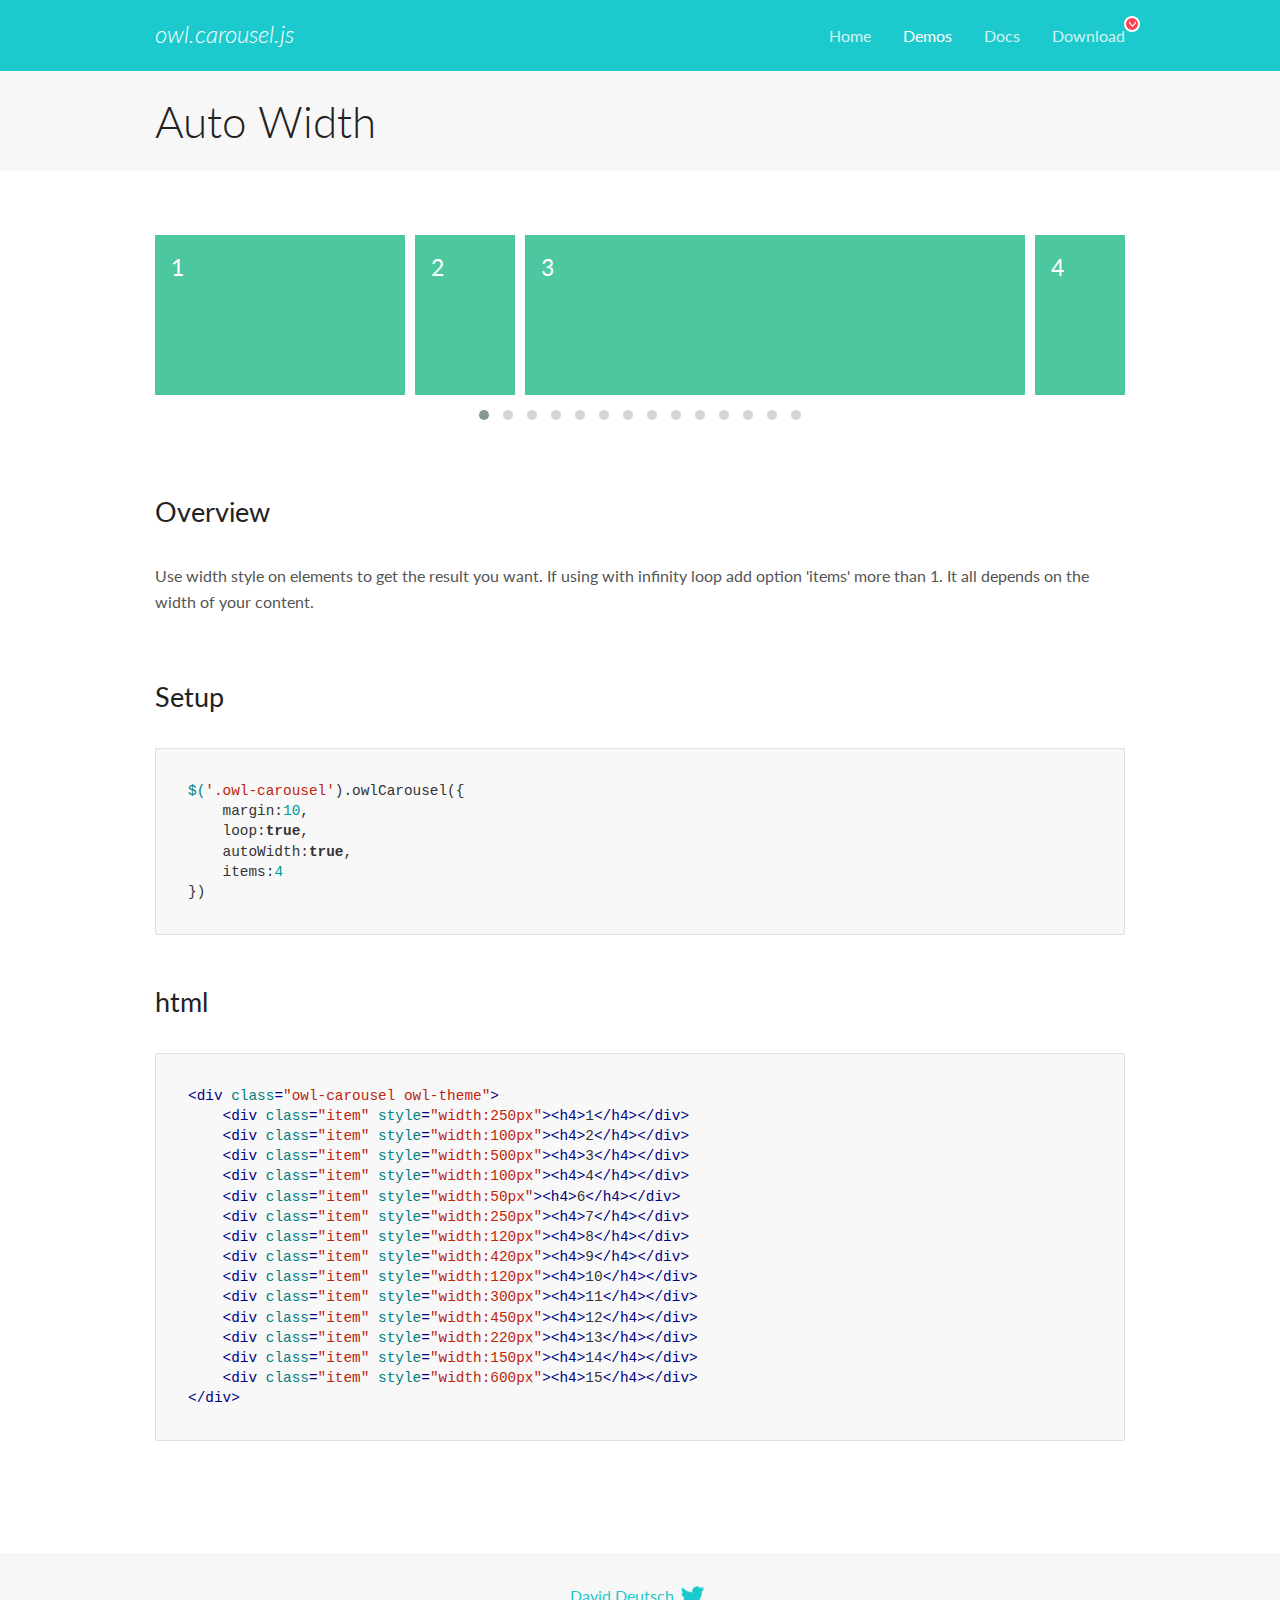
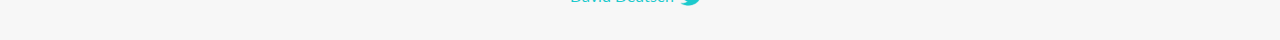
<file: OwlCarousel2/docs/demos/autowidth.html>
<!DOCTYPE html>
<html lang="en">
  <head>

    <!-- head -->
    <meta charset="utf-8">
    <meta name="msapplication-tap-highlight" content="no" />
    <meta name="viewport" content="width=device-width, initial-scale=1.0" />
    <meta name="description" content="Auto Width">
    <meta name="author" content="David Deutsch">
    <title>
      Auto Width Demo | Owl Carousel | 2.3.4
    </title>

    <!-- Stylesheets -->
    <link href='https://fonts.googleapis.com/css?family=Lato:300,400,700,400italic,300italic' rel='stylesheet' type='text/css'>
    <link rel="stylesheet" href="../assets/css/docs.theme.min.css">

    <!-- Owl Stylesheets -->
    <link rel="stylesheet" href="../assets/owlcarousel/assets/owl.carousel.min.css">
    <link rel="stylesheet" href="../assets/owlcarousel/assets/owl.theme.default.min.css">

    <!-- HTML5 shim and Respond.js IE8 support of HTML5 elements and media queries -->

    <!--[if lt IE 9]>
      <script src="https://oss.maxcdn.com/libs/html5shiv/3.7.0/html5shiv.js"></script>
      <script src="https://oss.maxcdn.com/libs/respond.js/1.3.0/respond.min.js"></script>
    <![endif]-->

    <!-- Favicons -->
    <link rel="apple-touch-icon-precomposed" sizes="144x144" href="../assets/ico/apple-touch-icon-144-precomposed.png">
    <link rel="shortcut icon" href="../assets/ico/favicon.png">
    <link rel="shortcut icon" href="favicon.ico">

    <!-- Yeah i know js should not be in header. Its required for demos.-->

    <!-- javascript -->
    <script src="../assets/vendors/jquery.min.js"></script>
    <script src="../assets/owlcarousel/owl.carousel.js"></script>
  </head>
  <body>

    <!-- header -->
    <header class="header">
      <div class="row">
        <div class="large-12 columns">
          <div class="brand left">
            <h3>
              <a href="/OwlCarousel2/">owl.carousel.js</a> 
            </h3>
          </div>
          <a id="toggle-nav" class="right">
            <span></span> <span></span> <span></span> 
          </a> 
          <div class="nav-bar">
            <ul class="clearfix">
              <li> <a href="/OwlCarousel2/index.html">Home</a>  </li>
              <li class="active">
                <a href="/OwlCarousel2/demos/demos.html">Demos</a> 
              </li>
              <li> <a href="/OwlCarousel2/docs/started-welcome.html">Docs</a>  </li>
              <li>
                <a href="https://github.com/OwlCarousel2/OwlCarousel2/archive/2.3.4.zip">Download</a> 
                <span class="download"></span> 
              </li>
            </ul>
          </div>
        </div>
      </div>
    </header>

    <!-- title -->
    <section class="title">
      <div class="row">
        <div class="large-12 columns">
          <h1>Auto Width</h1>
        </div>
      </div>
    </section>

    <!--  Demos -->
    <section id="demos">
      <div class="row">
        <div class="large-12 columns">
          <div class="owl-carousel owl-theme">
            <div class="item" style="width:250px">
              <h4>1</h4>
            </div>
            <div class="item" style="width:100px">
              <h4>2</h4>
            </div>
            <div class="item" style="width:500px">
              <h4>3</h4>
            </div>
            <div class="item" style="width:100px">
              <h4>4</h4>
            </div>
            <div class="item" style="width:50px">
              <h4>6</h4>
            </div>
            <div class="item" style="width:250px">
              <h4>7</h4>
            </div>
            <div class="item" style="width:120px">
              <h4>8</h4>
            </div>
            <div class="item" style="width:420px">
              <h4>9</h4>
            </div>
            <div class="item" style="width:120px">
              <h4>10</h4>
            </div>
            <div class="item" style="width:300px">
              <h4>11</h4>
            </div>
            <div class="item" style="width:450px">
              <h4>12</h4>
            </div>
            <div class="item" style="width:220px">
              <h4>13</h4>
            </div>
            <div class="item" style="width:150px">
              <h4>14</h4>
            </div>
            <div class="item" style="width:600px">
              <h4>15</h4>
            </div>
          </div>
          <h3 id="overview">Overview</h3>
          <p>Use width style on elements to get the result you want. If using with infinity loop add option &#39;items&#39; more than 1. It all depends on the width of your content.</p>
          <h3 id="setup">Setup</h3>
          <pre><code>$(&#39;.owl-carousel&#39;).owlCarousel({
    margin:10,
    loop:true,
    autoWidth:true,
    items:4
})</code></pre>
          <h3 id="html">html</h3>
          <pre><code>&lt;div class=&quot;owl-carousel owl-theme&quot;&gt;
    &lt;div class=&quot;item&quot; style=&quot;width:250px&quot;&gt;&lt;h4&gt;1&lt;/h4&gt;&lt;/div&gt;
    &lt;div class=&quot;item&quot; style=&quot;width:100px&quot;&gt;&lt;h4&gt;2&lt;/h4&gt;&lt;/div&gt;
    &lt;div class=&quot;item&quot; style=&quot;width:500px&quot;&gt;&lt;h4&gt;3&lt;/h4&gt;&lt;/div&gt;
    &lt;div class=&quot;item&quot; style=&quot;width:100px&quot;&gt;&lt;h4&gt;4&lt;/h4&gt;&lt;/div&gt;
    &lt;div class=&quot;item&quot; style=&quot;width:50px&quot;&gt;&lt;h4&gt;6&lt;/h4&gt;&lt;/div&gt;
    &lt;div class=&quot;item&quot; style=&quot;width:250px&quot;&gt;&lt;h4&gt;7&lt;/h4&gt;&lt;/div&gt;
    &lt;div class=&quot;item&quot; style=&quot;width:120px&quot;&gt;&lt;h4&gt;8&lt;/h4&gt;&lt;/div&gt;
    &lt;div class=&quot;item&quot; style=&quot;width:420px&quot;&gt;&lt;h4&gt;9&lt;/h4&gt;&lt;/div&gt;
    &lt;div class=&quot;item&quot; style=&quot;width:120px&quot;&gt;&lt;h4&gt;10&lt;/h4&gt;&lt;/div&gt;
    &lt;div class=&quot;item&quot; style=&quot;width:300px&quot;&gt;&lt;h4&gt;11&lt;/h4&gt;&lt;/div&gt;
    &lt;div class=&quot;item&quot; style=&quot;width:450px&quot;&gt;&lt;h4&gt;12&lt;/h4&gt;&lt;/div&gt;
    &lt;div class=&quot;item&quot; style=&quot;width:220px&quot;&gt;&lt;h4&gt;13&lt;/h4&gt;&lt;/div&gt;
    &lt;div class=&quot;item&quot; style=&quot;width:150px&quot;&gt;&lt;h4&gt;14&lt;/h4&gt;&lt;/div&gt;
    &lt;div class=&quot;item&quot; style=&quot;width:600px&quot;&gt;&lt;h4&gt;15&lt;/h4&gt;&lt;/div&gt;
&lt;/div&gt;</code></pre>
          <script>
            $(document).ready(function() {
              $('.owl-carousel').owlCarousel({
                margin: 10,
                loop: true,
                autoWidth: true,
                items: 4
              })
            })
          </script>
        </div>
      </div>
    </section>

    <!-- footer -->
    <footer class="footer">
      <div class="row">
        <div class="large-12 columns">
          <h5>
            <a href="/OwlCarousel2/docs/support-contact.html">David Deutsch</a> 
            <a id="custom-tweet-button" href="https://twitter.com/share?url=https://github.com/OwlCarousel2/OwlCarousel2&text=Owl Carousel - This is so awesome! " target="_blank"></a> 
          </h5>
        </div>
      </div>
    </footer>

    <!-- vendors -->
    <script src="../assets/vendors/highlight.js"></script>
    <script src="../assets/js/app.js"></script>
  </body>
</html>
</file>
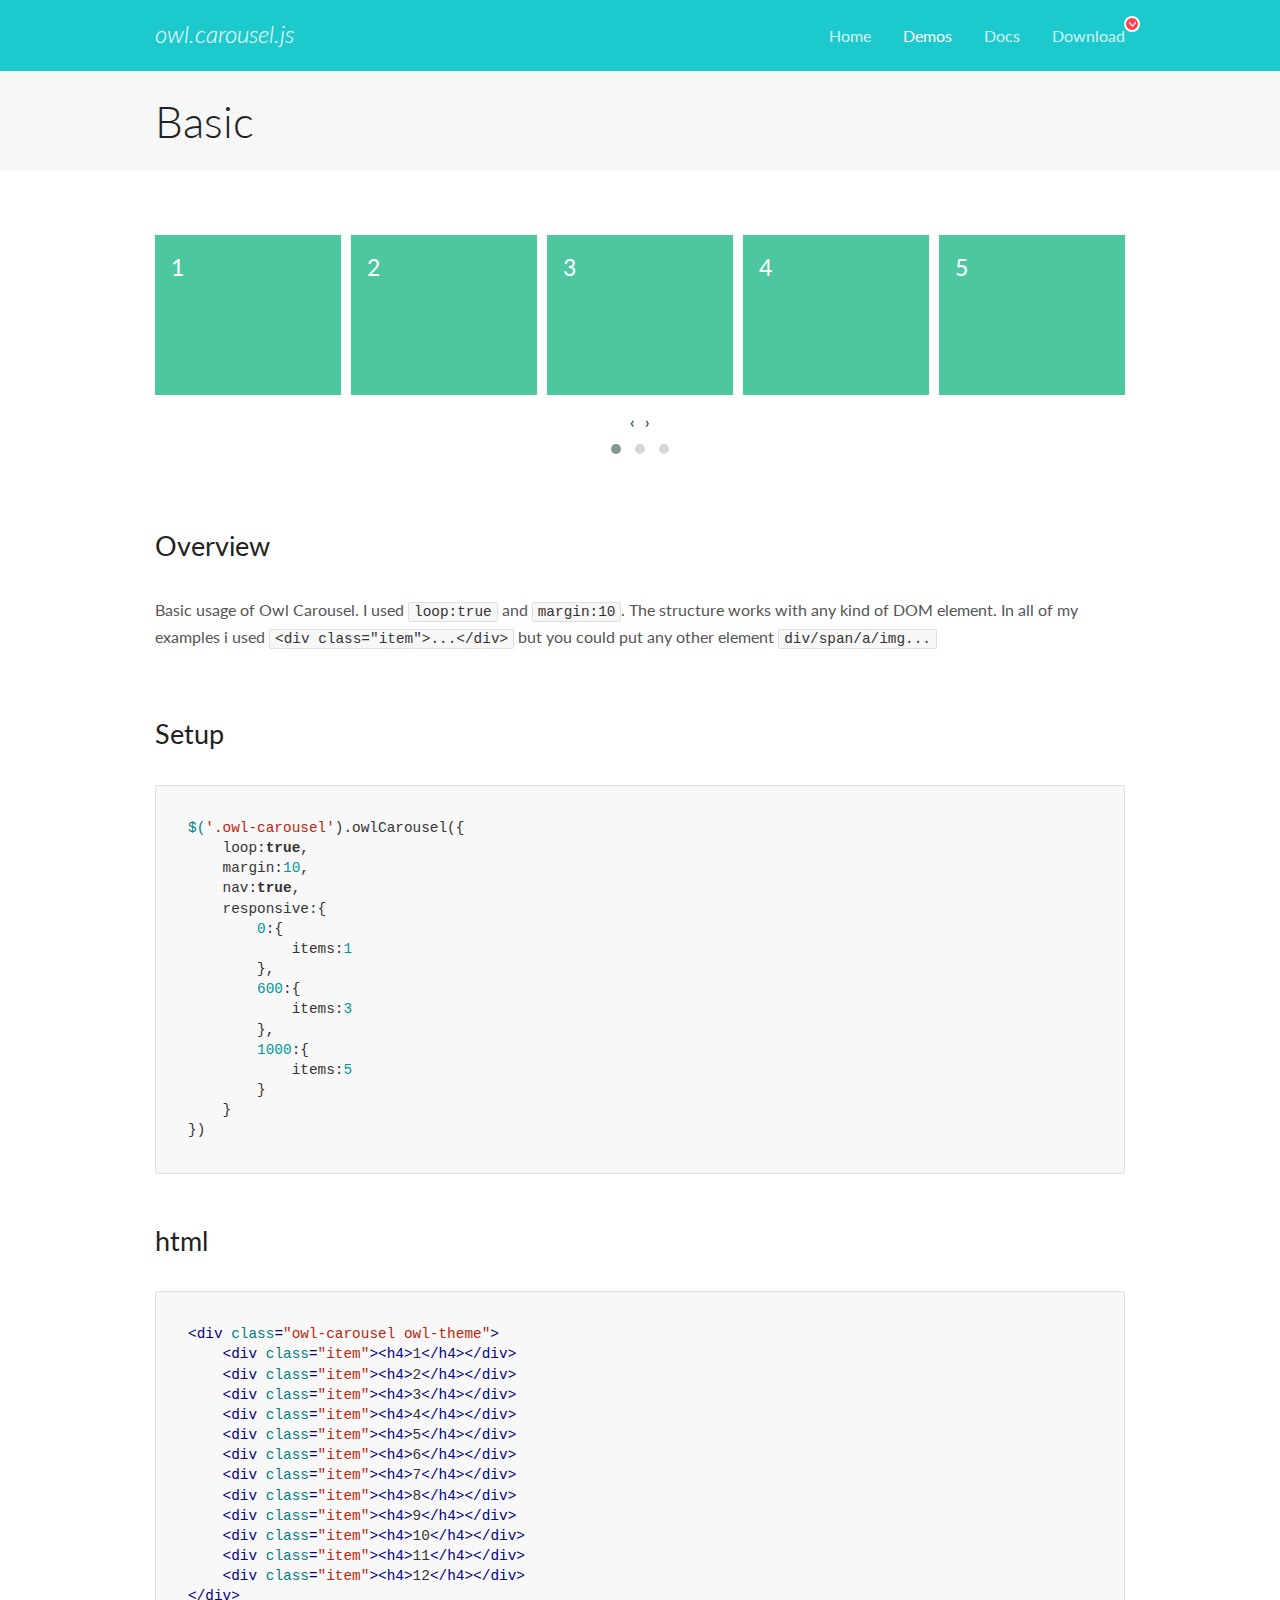
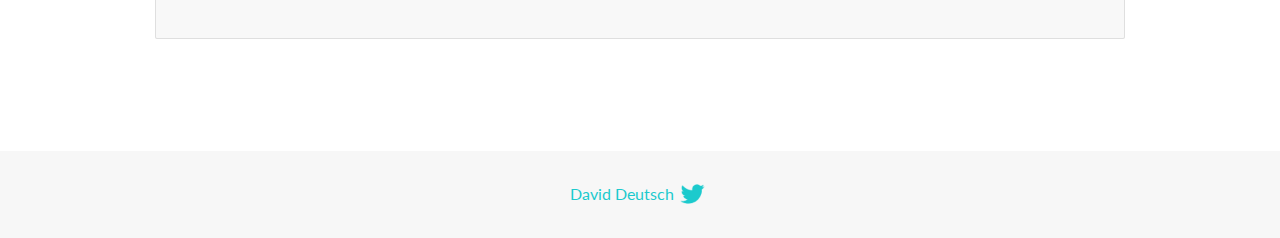
<file: OwlCarousel2/docs/demos/basic.html>
<!DOCTYPE html>
<html lang="en">
  <head>

    <!-- head -->
    <meta charset="utf-8">
    <meta name="msapplication-tap-highlight" content="no" />
    <meta name="viewport" content="width=device-width, initial-scale=1.0" />
    <meta name="description" content="Basic usage demo">
    <meta name="author" content="David Deutsch">
    <title>
      Basic Demo | Owl Carousel | 2.3.4
    </title>

    <!-- Stylesheets -->
    <link href='https://fonts.googleapis.com/css?family=Lato:300,400,700,400italic,300italic' rel='stylesheet' type='text/css'>
    <link rel="stylesheet" href="../assets/css/docs.theme.min.css">

    <!-- Owl Stylesheets -->
    <link rel="stylesheet" href="../assets/owlcarousel/assets/owl.carousel.min.css">
    <link rel="stylesheet" href="../assets/owlcarousel/assets/owl.theme.default.min.css">

    <!-- HTML5 shim and Respond.js IE8 support of HTML5 elements and media queries -->

    <!--[if lt IE 9]>
      <script src="https://oss.maxcdn.com/libs/html5shiv/3.7.0/html5shiv.js"></script>
      <script src="https://oss.maxcdn.com/libs/respond.js/1.3.0/respond.min.js"></script>
    <![endif]-->

    <!-- Favicons -->
    <link rel="apple-touch-icon-precomposed" sizes="144x144" href="../assets/ico/apple-touch-icon-144-precomposed.png">
    <link rel="shortcut icon" href="../assets/ico/favicon.png">
    <link rel="shortcut icon" href="favicon.ico">

    <!-- Yeah i know js should not be in header. Its required for demos.-->

    <!-- javascript -->
    <script src="../assets/vendors/jquery.min.js"></script>
    <script src="../assets/owlcarousel/owl.carousel.js"></script>
  </head>
  <body>

    <!-- header -->
    <header class="header">
      <div class="row">
        <div class="large-12 columns">
          <div class="brand left">
            <h3>
              <a href="/OwlCarousel2/">owl.carousel.js</a> 
            </h3>
          </div>
          <a id="toggle-nav" class="right">
            <span></span> <span></span> <span></span> 
          </a> 
          <div class="nav-bar">
            <ul class="clearfix">
              <li> <a href="/OwlCarousel2/index.html">Home</a>  </li>
              <li class="active">
                <a href="/OwlCarousel2/demos/demos.html">Demos</a> 
              </li>
              <li> <a href="/OwlCarousel2/docs/started-welcome.html">Docs</a>  </li>
              <li>
                <a href="https://github.com/OwlCarousel2/OwlCarousel2/archive/2.3.4.zip">Download</a> 
                <span class="download"></span> 
              </li>
            </ul>
          </div>
        </div>
      </div>
    </header>

    <!-- title -->
    <section class="title">
      <div class="row">
        <div class="large-12 columns">
          <h1>Basic</h1>
        </div>
      </div>
    </section>

    <!--  Demos -->
    <section id="demos">
      <div class="row">
        <div class="large-12 columns">
          <div class="owl-carousel owl-theme">
            <div class="item">
              <h4>1</h4>
            </div>
            <div class="item">
              <h4>2</h4>
            </div>
            <div class="item">
              <h4>3</h4>
            </div>
            <div class="item">
              <h4>4</h4>
            </div>
            <div class="item">
              <h4>5</h4>
            </div>
            <div class="item">
              <h4>6</h4>
            </div>
            <div class="item">
              <h4>7</h4>
            </div>
            <div class="item">
              <h4>8</h4>
            </div>
            <div class="item">
              <h4>9</h4>
            </div>
            <div class="item">
              <h4>10</h4>
            </div>
            <div class="item">
              <h4>11</h4>
            </div>
            <div class="item">
              <h4>12</h4>
            </div>
          </div>
          <h3 id="overview">Overview</h3>
          <p>Basic usage of Owl Carousel. I used <code>loop:true</code> and <code>margin:10</code>. The structure works with any kind of DOM element. In all of my examples i used <code>&lt;div class=&quot;item&quot;&gt;...&lt;/div&gt;</code> but you could
            put any other element <code>div/span/a/img...</code></p>
          <h3 id="setup">Setup</h3>
          <pre><code>$(&#39;.owl-carousel&#39;).owlCarousel({
    loop:true,
    margin:10,
    nav:true,
    responsive:{
        0:{
            items:1
        },
        600:{
            items:3
        },
        1000:{
            items:5
        }
    }
})</code></pre>
          <h3 id="html">html</h3>
          <pre><code>&lt;div class=&quot;owl-carousel owl-theme&quot;&gt;
    &lt;div class=&quot;item&quot;&gt;&lt;h4&gt;1&lt;/h4&gt;&lt;/div&gt;
    &lt;div class=&quot;item&quot;&gt;&lt;h4&gt;2&lt;/h4&gt;&lt;/div&gt;
    &lt;div class=&quot;item&quot;&gt;&lt;h4&gt;3&lt;/h4&gt;&lt;/div&gt;
    &lt;div class=&quot;item&quot;&gt;&lt;h4&gt;4&lt;/h4&gt;&lt;/div&gt;
    &lt;div class=&quot;item&quot;&gt;&lt;h4&gt;5&lt;/h4&gt;&lt;/div&gt;
    &lt;div class=&quot;item&quot;&gt;&lt;h4&gt;6&lt;/h4&gt;&lt;/div&gt;
    &lt;div class=&quot;item&quot;&gt;&lt;h4&gt;7&lt;/h4&gt;&lt;/div&gt;
    &lt;div class=&quot;item&quot;&gt;&lt;h4&gt;8&lt;/h4&gt;&lt;/div&gt;
    &lt;div class=&quot;item&quot;&gt;&lt;h4&gt;9&lt;/h4&gt;&lt;/div&gt;
    &lt;div class=&quot;item&quot;&gt;&lt;h4&gt;10&lt;/h4&gt;&lt;/div&gt;
    &lt;div class=&quot;item&quot;&gt;&lt;h4&gt;11&lt;/h4&gt;&lt;/div&gt;
    &lt;div class=&quot;item&quot;&gt;&lt;h4&gt;12&lt;/h4&gt;&lt;/div&gt;
&lt;/div&gt;</code></pre>
          <script>
            $(document).ready(function() {
              var owl = $('.owl-carousel');
              owl.owlCarousel({
                margin: 10,
                nav: true,
                loop: true,
                responsive: {
                  0: {
                    items: 1
                  },
                  600: {
                    items: 3
                  },
                  1000: {
                    items: 5
                  }
                }
              })
            })
          </script>
        </div>
      </div>
    </section>

    <!-- footer -->
    <footer class="footer">
      <div class="row">
        <div class="large-12 columns">
          <h5>
            <a href="/OwlCarousel2/docs/support-contact.html">David Deutsch</a> 
            <a id="custom-tweet-button" href="https://twitter.com/share?url=https://github.com/OwlCarousel2/OwlCarousel2&text=Owl Carousel - This is so awesome! " target="_blank"></a> 
          </h5>
        </div>
      </div>
    </footer>

    <!-- vendors -->
    <script src="../assets/vendors/highlight.js"></script>
    <script src="../assets/js/app.js"></script>
  </body>
</html>
</file>
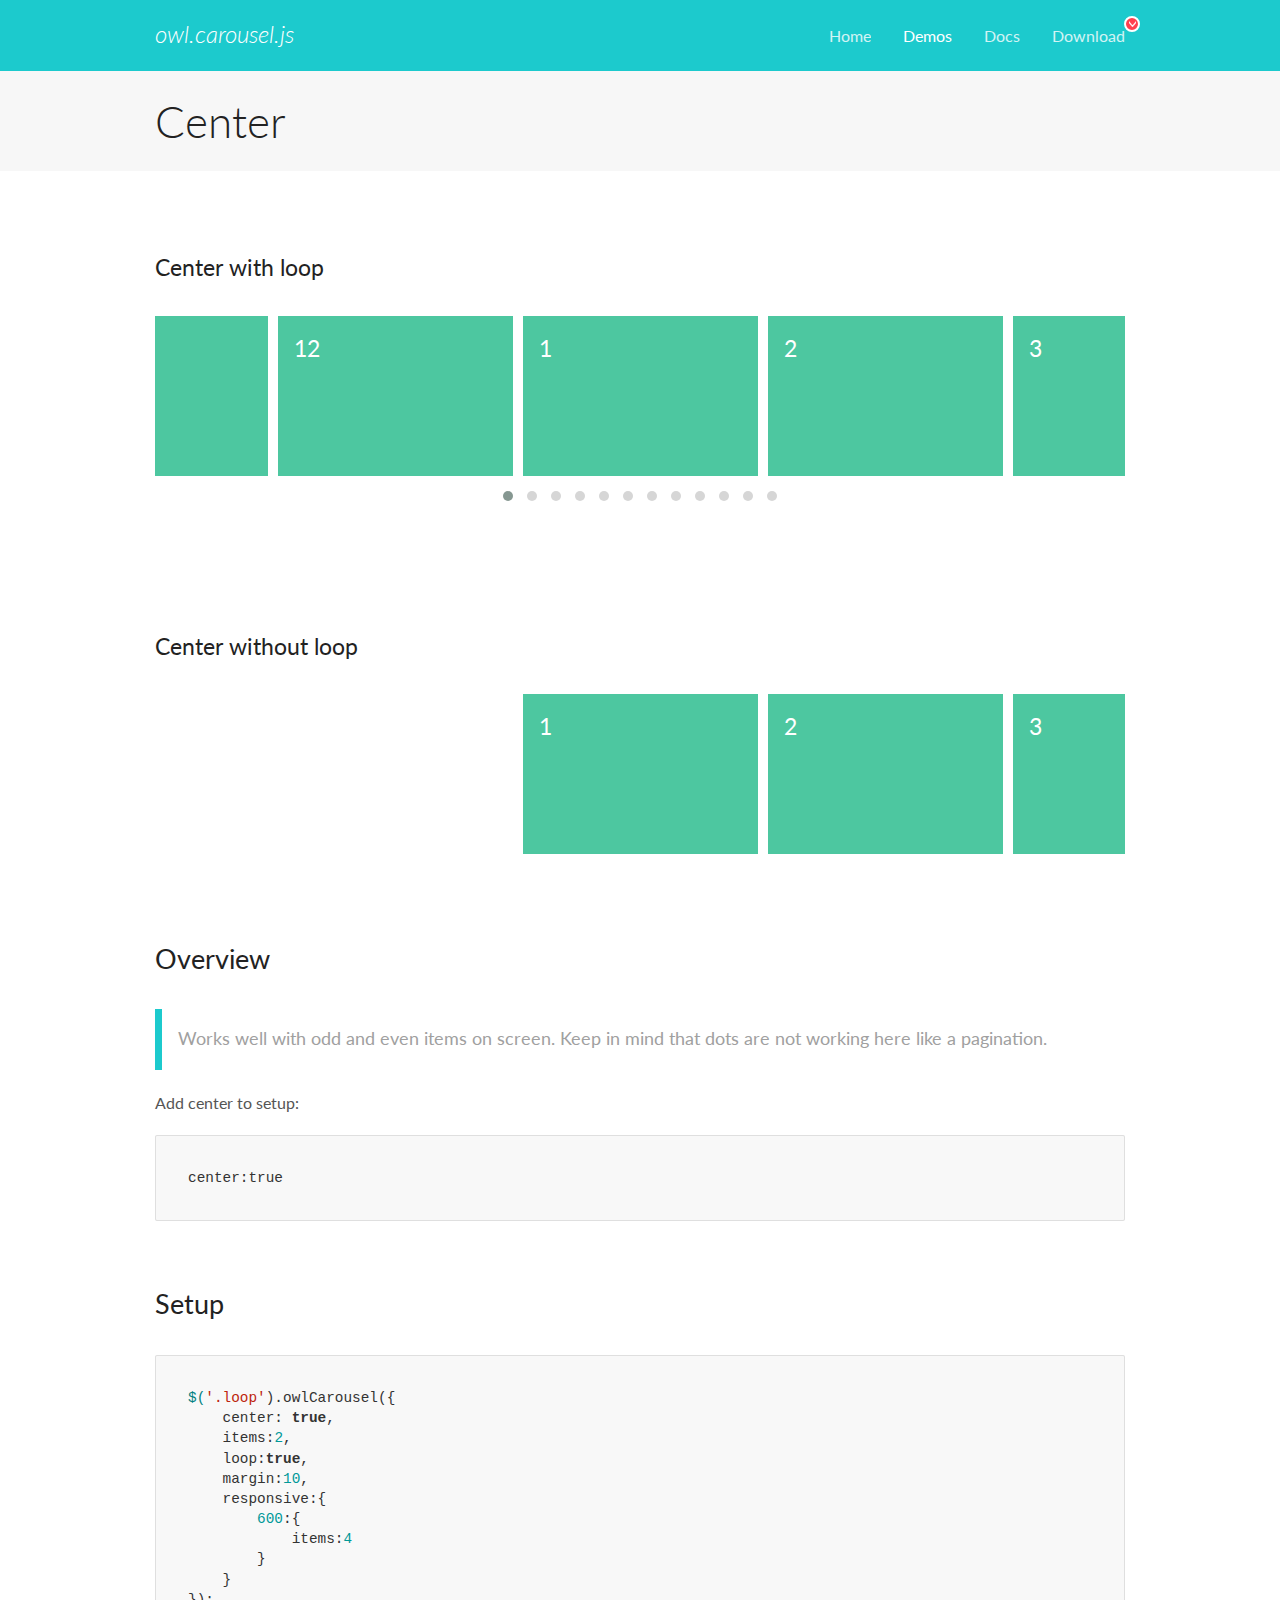
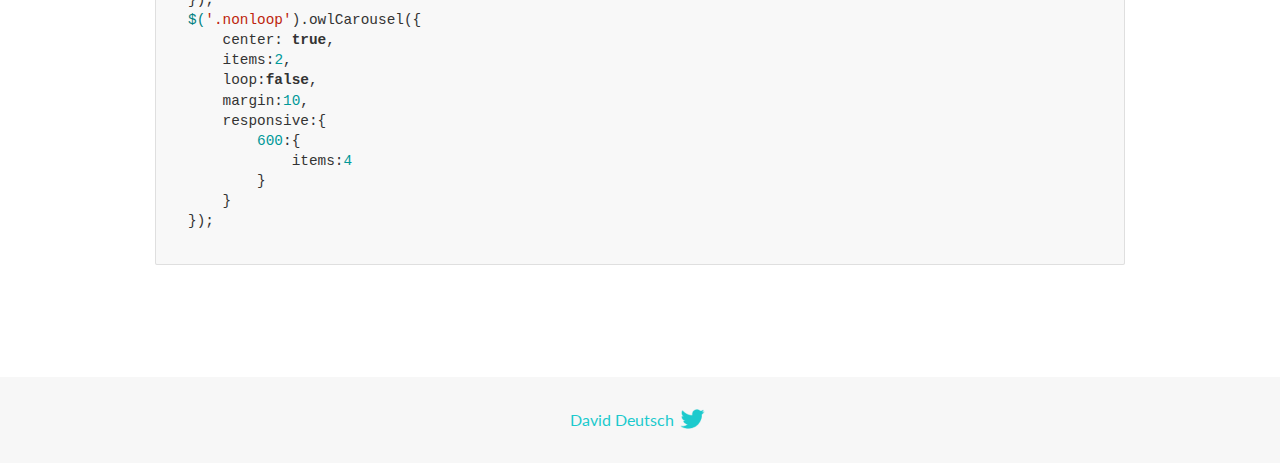
<file: OwlCarousel2/docs/demos/center.html>
<!DOCTYPE html>
<html lang="en">
  <head>

    <!-- head -->
    <meta charset="utf-8">
    <meta name="msapplication-tap-highlight" content="no" />
    <meta name="viewport" content="width=device-width, initial-scale=1.0" />
    <meta name="description" content="Center carousel">
    <meta name="author" content="David Deutsch">
    <title>
      Center Demo | Owl Carousel | 2.3.4
    </title>

    <!-- Stylesheets -->
    <link href='https://fonts.googleapis.com/css?family=Lato:300,400,700,400italic,300italic' rel='stylesheet' type='text/css'>
    <link rel="stylesheet" href="../assets/css/docs.theme.min.css">

    <!-- Owl Stylesheets -->
    <link rel="stylesheet" href="../assets/owlcarousel/assets/owl.carousel.min.css">
    <link rel="stylesheet" href="../assets/owlcarousel/assets/owl.theme.default.min.css">

    <!-- HTML5 shim and Respond.js IE8 support of HTML5 elements and media queries -->

    <!--[if lt IE 9]>
      <script src="https://oss.maxcdn.com/libs/html5shiv/3.7.0/html5shiv.js"></script>
      <script src="https://oss.maxcdn.com/libs/respond.js/1.3.0/respond.min.js"></script>
    <![endif]-->

    <!-- Favicons -->
    <link rel="apple-touch-icon-precomposed" sizes="144x144" href="../assets/ico/apple-touch-icon-144-precomposed.png">
    <link rel="shortcut icon" href="../assets/ico/favicon.png">
    <link rel="shortcut icon" href="favicon.ico">

    <!-- Yeah i know js should not be in header. Its required for demos.-->

    <!-- javascript -->
    <script src="../assets/vendors/jquery.min.js"></script>
    <script src="../assets/owlcarousel/owl.carousel.js"></script>
  </head>
  <body>

    <!-- header -->
    <header class="header">
      <div class="row">
        <div class="large-12 columns">
          <div class="brand left">
            <h3>
              <a href="/OwlCarousel2/">owl.carousel.js</a> 
            </h3>
          </div>
          <a id="toggle-nav" class="right">
            <span></span> <span></span> <span></span> 
          </a> 
          <div class="nav-bar">
            <ul class="clearfix">
              <li> <a href="/OwlCarousel2/index.html">Home</a>  </li>
              <li class="active">
                <a href="/OwlCarousel2/demos/demos.html">Demos</a> 
              </li>
              <li> <a href="/OwlCarousel2/docs/started-welcome.html">Docs</a>  </li>
              <li>
                <a href="https://github.com/OwlCarousel2/OwlCarousel2/archive/2.3.4.zip">Download</a> 
                <span class="download"></span> 
              </li>
            </ul>
          </div>
        </div>
      </div>
    </header>

    <!-- title -->
    <section class="title">
      <div class="row">
        <div class="large-12 columns">
          <h1>Center</h1>
        </div>
      </div>
    </section>

    <!--  Demos -->
    <section id="demos">
      <div class="row">
        <div class="large-12 columns">
          <h4 id="center-with-loop">Center with loop</h4>
          <div class="loop owl-carousel owl-theme">
            <div class="item">
              <h4>1</h4>
            </div>
            <div class="item">
              <h4>2</h4>
            </div>
            <div class="item">
              <h4>3</h4>
            </div>
            <div class="item">
              <h4>4</h4>
            </div>
            <div class="item">
              <h4>5</h4>
            </div>
            <div class="item">
              <h4>6</h4>
            </div>
            <div class="item">
              <h4>7</h4>
            </div>
            <div class="item">
              <h4>8</h4>
            </div>
            <div class="item">
              <h4>9</h4>
            </div>
            <div class="item">
              <h4>10</h4>
            </div>
            <div class="item">
              <h4>11</h4>
            </div>
            <div class="item">
              <h4>12</h4>
            </div>
          </div>
          <br>
          <h4 id="center-without-loop">Center without loop</h4>
          <div class="nonloop owl-carousel">
            <div class="item">
              <h4>1</h4>
            </div>
            <div class="item">
              <h4>2</h4>
            </div>
            <div class="item">
              <h4>3</h4>
            </div>
            <div class="item">
              <h4>4</h4>
            </div>
            <div class="item">
              <h4>5</h4>
            </div>
            <div class="item">
              <h4>6</h4>
            </div>
            <div class="item">
              <h4>7</h4>
            </div>
            <div class="item">
              <h4>8</h4>
            </div>
            <div class="item">
              <h4>9</h4>
            </div>
            <div class="item">
              <h4>10</h4>
            </div>
            <div class="item">
              <h4>11</h4>
            </div>
            <div class="item">
              <h4>12</h4>
            </div>
          </div>
          <h3 id="overview">Overview</h3>
          <blockquote>
            <p>Works well with odd and even items on screen. Keep in mind that dots are not working here like a pagination.</p>
          </blockquote>
          <p>Add center to setup:</p>
          <pre><code>center:true</code></pre>
          <h3 id="setup">Setup</h3>
          <pre><code>$(&#39;.loop&#39;).owlCarousel({
    center: true,
    items:2,
    loop:true,
    margin:10,
    responsive:{
        600:{
            items:4
        }
    }
});
$(&#39;.nonloop&#39;).owlCarousel({
    center: true,
    items:2,
    loop:false,
    margin:10,
    responsive:{
        600:{
            items:4
        }
    }
});</code></pre>
          <script>
            jQuery(document).ready(function($) {
              $('.loop').owlCarousel({
                center: true,
                items: 2,
                loop: true,
                margin: 10,
                responsive: {
                  600: {
                    items: 4
                  }
                }
              });
              $('.nonloop').owlCarousel({
                center: true,
                items: 2,
                loop: false,
                margin: 10,
                responsive: {
                  600: {
                    items: 4
                  }
                }
              });
            });
          </script>
        </div>
      </div>
    </section>

    <!-- footer -->
    <footer class="footer">
      <div class="row">
        <div class="large-12 columns">
          <h5>
            <a href="/OwlCarousel2/docs/support-contact.html">David Deutsch</a> 
            <a id="custom-tweet-button" href="https://twitter.com/share?url=https://github.com/OwlCarousel2/OwlCarousel2&text=Owl Carousel - This is so awesome! " target="_blank"></a> 
          </h5>
        </div>
      </div>
    </footer>

    <!-- vendors -->
    <script src="../assets/vendors/highlight.js"></script>
    <script src="../assets/js/app.js"></script>
  </body>
</html>
</file>
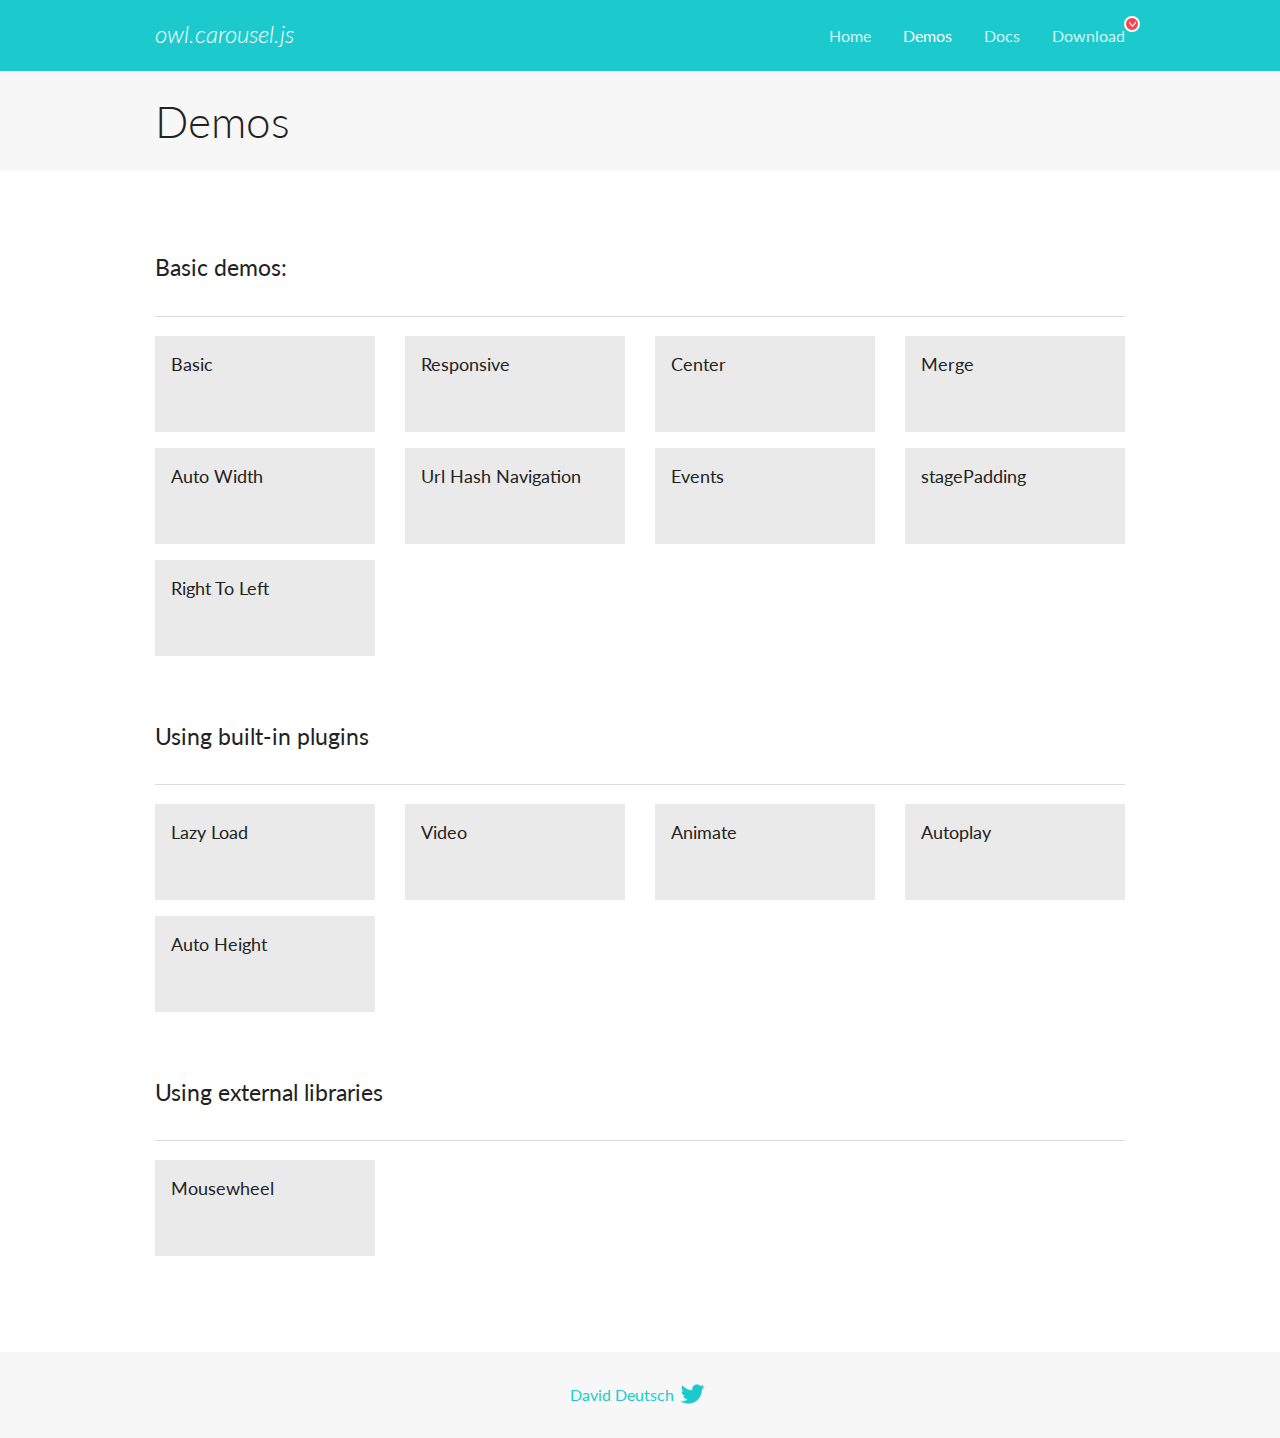
<file: OwlCarousel2/docs/demos/demos.html>
<!DOCTYPE html>
<html lang="en">
  <head>

    <!-- head -->
    <meta charset="utf-8">
    <meta name="msapplication-tap-highlight" content="no" />
    <meta name="viewport" content="width=device-width, initial-scale=1.0" />
    <meta name="description" content="A list of Owl Carousel examples.">
    <meta name="author" content="David Deutsch">
    <title>
      Demos | Owl Carousel | 2.3.4
    </title>

    <!-- Stylesheets -->
    <link href='https://fonts.googleapis.com/css?family=Lato:300,400,700,400italic,300italic' rel='stylesheet' type='text/css'>
    <link rel="stylesheet" href="../assets/css/docs.theme.min.css">

    <!-- Owl Stylesheets -->
    <link rel="stylesheet" href="../assets/owlcarousel/assets/owl.carousel.min.css">
    <link rel="stylesheet" href="../assets/owlcarousel/assets/owl.theme.default.min.css">

    <!-- HTML5 shim and Respond.js IE8 support of HTML5 elements and media queries -->

    <!--[if lt IE 9]>
      <script src="https://oss.maxcdn.com/libs/html5shiv/3.7.0/html5shiv.js"></script>
      <script src="https://oss.maxcdn.com/libs/respond.js/1.3.0/respond.min.js"></script>
    <![endif]-->

    <!-- Favicons -->
    <link rel="apple-touch-icon-precomposed" sizes="144x144" href="../assets/ico/apple-touch-icon-144-precomposed.png">
    <link rel="shortcut icon" href="../assets/ico/favicon.png">
    <link rel="shortcut icon" href="favicon.ico">

    <!-- Yeah i know js should not be in header. Its required for demos.-->

    <!-- javascript -->
    <script src="../assets/vendors/jquery.min.js"></script>
    <script src="../assets/owlcarousel/owl.carousel.js"></script>
  </head>
  <body>

    <!-- header -->
    <header class="header">
      <div class="row">
        <div class="large-12 columns">
          <div class="brand left">
            <h3>
              <a href="/OwlCarousel2/">owl.carousel.js</a> 
            </h3>
          </div>
          <a id="toggle-nav" class="right">
            <span></span> <span></span> <span></span> 
          </a> 
          <div class="nav-bar">
            <ul class="clearfix">
              <li> <a href="/OwlCarousel2/index.html">Home</a>  </li>
              <li class="active">
                <a href="/OwlCarousel2/demos/demos.html">Demos</a> 
              </li>
              <li> <a href="/OwlCarousel2/docs/started-welcome.html">Docs</a>  </li>
              <li>
                <a href="https://github.com/OwlCarousel2/OwlCarousel2/archive/2.3.4.zip">Download</a> 
                <span class="download"></span> 
              </li>
            </ul>
          </div>
        </div>
      </div>
    </header>

    <!-- title -->
    <section class="title">
      <div class="row">
        <div class="large-12 columns">
          <h1>Demos</h1>
        </div>
      </div>
    </section>

    <!--  Demos -->
    <section id="demos">
      <div class="row">
        <div class="large-12 columns">
          <h4 id="basic-demos-">Basic demos:</h4>
          <hr>
          <div class="demo-list">
            <div class="row">
              <div class="small-6 medium-4 large-3 columns">
                <a href="basic.html" class="demo-block">
                  <h5>Basic </h5>
                </a> 
              </div>
              <div class="small-6 medium-4 large-3 columns">
                <a href="responsive.html" class="demo-block">
                  <h5>Responsive </h5>
                </a> 
              </div>
              <div class="small-6 medium-4 large-3 columns">
                <a href="center.html" class="demo-block">
                  <h5>Center </h5>
                </a> 
              </div>
              <div class="small-6 medium-4 large-3 columns">
                <a href="merge.html" class="demo-block">
                  <h5>Merge </h5>
                </a> 
              </div>
              <div class="small-6 medium-4 large-3 columns">
                <a href="autowidth.html" class="demo-block">
                  <h5>Auto Width </h5>
                </a> 
              </div>
              <div class="small-6 medium-4 large-3 columns">
                <a href="urlhashnav.html" class="demo-block">
                  <h5>Url Hash Navigation </h5>
                </a> 
              </div>
              <div class="small-6 medium-4 large-3 columns">
                <a href="events.html" class="demo-block">
                  <h5>Events </h5>
                </a> 
              </div>
              <div class="small-6 medium-4 large-3 columns">
                <a href="stagepadding.html" class="demo-block">
                  <h5>stagePadding </h5>
                </a> 
              </div>
              <div class="small-6 medium-4 large-3 columns">
                <a href="rtl.html" class="demo-block">
                  <h5>Right To Left </h5>
                </a> 
              </div>
            </div>
          </div>
          <h4 id="using-built-in-plugins">Using built-in plugins</h4>
          <hr>
          <div class="demo-list">
            <div class="row">
              <div class="small-6 medium-4 large-3 columns">
                <a href="lazyLoad.html" class="demo-block">
                  <h5>Lazy Load </h5>
                </a> 
              </div>
              <div class="small-6 medium-4 large-3 columns">
                <a href="video.html" class="demo-block">
                  <h5>Video </h5>
                </a> 
              </div>
              <div class="small-6 medium-4 large-3 columns">
                <a href="animate.html" class="demo-block">
                  <h5>Animate </h5>
                </a> 
              </div>
              <div class="small-6 medium-4 large-3 columns">
                <a href="autoplay.html" class="demo-block">
                  <h5>Autoplay </h5>
                </a> 
              </div>
              <div class="small-6 medium-4 large-3 columns">
                <a href="autoheight.html" class="demo-block">
                  <h5>Auto Height </h5>
                </a> 
              </div>
            </div>
          </div>
          <h4 id="using-external-libraries">Using external libraries</h4>
          <hr>
          <div class="demo-list">
            <div class="row">
              <div class="small-6 medium-4 large-3 columns">
                <a href="mousewheel.html" class="demo-block">
                  <h5>Mousewheel </h5>
                </a> 
              </div>
            </div>
          </div>
        </div>
      </div>
    </section>

    <!-- footer -->
    <footer class="footer">
      <div class="row">
        <div class="large-12 columns">
          <h5>
            <a href="/OwlCarousel2/docs/support-contact.html">David Deutsch</a> 
            <a id="custom-tweet-button" href="https://twitter.com/share?url=https://github.com/OwlCarousel2/OwlCarousel2&text=Owl Carousel - This is so awesome! " target="_blank"></a> 
          </h5>
        </div>
      </div>
    </footer>

    <!-- vendors -->
    <script src="../assets/vendors/highlight.js"></script>
    <script src="../assets/js/app.js"></script>
  </body>
</html>
</file>
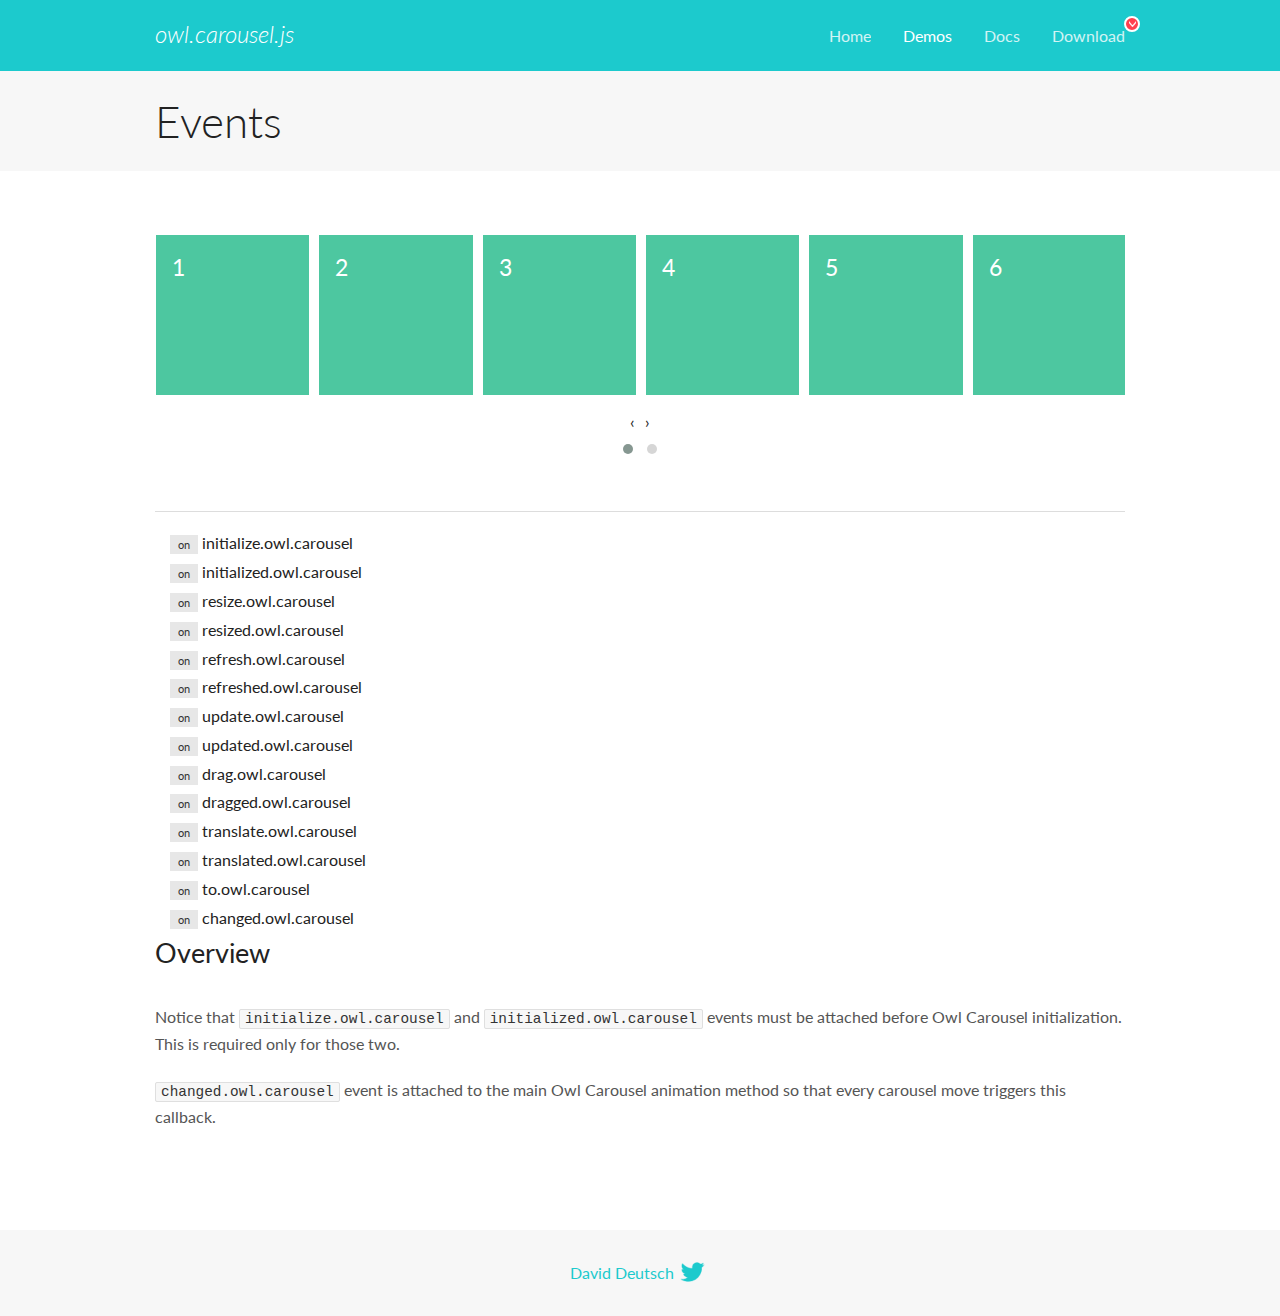
<file: OwlCarousel2/docs/demos/events.html>
<!DOCTYPE html>
<html lang="en">
  <head>

    <!-- head -->
    <meta charset="utf-8">
    <meta name="msapplication-tap-highlight" content="no" />
    <meta name="viewport" content="width=device-width, initial-scale=1.0" />
    <meta name="description" content="Events usage demo">
    <meta name="author" content="David Deutsch">
    <title>
      Events Demo | Owl Carousel | 2.3.4
    </title>

    <!-- Stylesheets -->
    <link href='https://fonts.googleapis.com/css?family=Lato:300,400,700,400italic,300italic' rel='stylesheet' type='text/css'>
    <link rel="stylesheet" href="../assets/css/docs.theme.min.css">

    <!-- Owl Stylesheets -->
    <link rel="stylesheet" href="../assets/owlcarousel/assets/owl.carousel.min.css">
    <link rel="stylesheet" href="../assets/owlcarousel/assets/owl.theme.default.min.css">

    <!-- HTML5 shim and Respond.js IE8 support of HTML5 elements and media queries -->

    <!--[if lt IE 9]>
      <script src="https://oss.maxcdn.com/libs/html5shiv/3.7.0/html5shiv.js"></script>
      <script src="https://oss.maxcdn.com/libs/respond.js/1.3.0/respond.min.js"></script>
    <![endif]-->

    <!-- Favicons -->
    <link rel="apple-touch-icon-precomposed" sizes="144x144" href="../assets/ico/apple-touch-icon-144-precomposed.png">
    <link rel="shortcut icon" href="../assets/ico/favicon.png">
    <link rel="shortcut icon" href="favicon.ico">

    <!-- Yeah i know js should not be in header. Its required for demos.-->

    <!-- javascript -->
    <script src="../assets/vendors/jquery.min.js"></script>
    <script src="../assets/owlcarousel/owl.carousel.js"></script>
  </head>
  <body>

    <!-- header -->
    <header class="header">
      <div class="row">
        <div class="large-12 columns">
          <div class="brand left">
            <h3>
              <a href="/OwlCarousel2/">owl.carousel.js</a> 
            </h3>
          </div>
          <a id="toggle-nav" class="right">
            <span></span> <span></span> <span></span> 
          </a> 
          <div class="nav-bar">
            <ul class="clearfix">
              <li> <a href="/OwlCarousel2/index.html">Home</a>  </li>
              <li class="active">
                <a href="/OwlCarousel2/demos/demos.html">Demos</a> 
              </li>
              <li> <a href="/OwlCarousel2/docs/started-welcome.html">Docs</a>  </li>
              <li>
                <a href="https://github.com/OwlCarousel2/OwlCarousel2/archive/2.3.4.zip">Download</a> 
                <span class="download"></span> 
              </li>
            </ul>
          </div>
        </div>
      </div>
    </header>

    <!-- title -->
    <section class="title">
      <div class="row">
        <div class="large-12 columns">
          <h1>Events</h1>
        </div>
      </div>
    </section>

    <!--  Demos -->
    <section id="demos">
      <div class="row">
        <div class="large-12 columns">
          <div class="owl-carousel owl-theme">
            <div class="item">
              <h4>1</h4>
            </div>
            <div class="item">
              <h4>2</h4>
            </div>
            <div class="item">
              <h4>3</h4>
            </div>
            <div class="item">
              <h4>4</h4>
            </div>
            <div class="item">
              <h4>5</h4>
            </div>
            <div class="item">
              <h4>6</h4>
            </div>
            <div class="item">
              <h4>7</h4>
            </div>
            <div class="item">
              <h4>8</h4>
            </div>
            <div class="item">
              <h4>9</h4>
            </div>
            <div class="item">
              <h4>10</h4>
            </div>
            <div class="item">
              <h4>11</h4>
            </div>
            <div class="item">
              <h4>12</h4>
            </div>
          </div>
          <hr>
          <div class="large-12 columns callbacks">
            <div><span class="label secondary initialize">on</span>  initialize.owl.carousel </div>
            <div><span class="label secondary initialized">on</span>  initialized.owl.carousel </div>
            <div><span class="label secondary resize">on</span>  resize.owl.carousel </div>
            <div><span class="label secondary resized">on</span>  resized.owl.carousel </div>
            <div><span class="label secondary refresh">on</span>  refresh.owl.carousel </div>
            <div><span class="label secondary refreshed">on</span>  refreshed.owl.carousel </div>
            <div><span class="label secondary update">on</span>  update.owl.carousel </div>
            <div><span class="label secondary updated">on</span>  updated.owl.carousel </div>
            <div><span class="label secondary drag">on</span>  drag.owl.carousel </div>
            <div><span class="label secondary dragged">on</span>  dragged.owl.carousel </div>
            <div><span class="label secondary translate">on</span>  translate.owl.carousel </div>
            <div><span class="label secondary translated">on</span>  translated.owl.carousel </div>
            <div><span class="label secondary to">on</span>  to.owl.carousel </div>
            <div><span class="label secondary changed">on</span>  changed.owl.carousel </div>
          </div>
          <h3 id="overview">Overview</h3>
          <p>Notice that <code>initialize.owl.carousel</code> and <code>initialized.owl.carousel</code> events must be attached before Owl Carousel initialization. This is required only for those two.</p>
          <p><code>changed.owl.carousel</code> event is attached to the main Owl Carousel animation method so that every carousel move triggers this callback.</p>
          <script>
            jQuery(document).ready(function($) {
              var owl = $('.owl-carousel');
              owl.on('initialize.owl.carousel initialized.owl.carousel ' +
                'initialize.owl.carousel initialize.owl.carousel ' +
                'resize.owl.carousel resized.owl.carousel ' +
                'refresh.owl.carousel refreshed.owl.carousel ' +
                'update.owl.carousel updated.owl.carousel ' +
                'drag.owl.carousel dragged.owl.carousel ' +
                'translate.owl.carousel translated.owl.carousel ' +
                'to.owl.carousel changed.owl.carousel',
                function(e) {
                  $('.' + e.type)
                    .removeClass('secondary')
                    .addClass('success');
                  window.setTimeout(function() {
                    $('.' + e.type)
                      .removeClass('success')
                      .addClass('secondary');
                  }, 500);
                });
              owl.owlCarousel({
                loop: true,
                nav: true,
                lazyLoad: true,
                margin: 10,
                video: true,
                responsive: {
                  0: {
                    items: 1
                  },
                  600: {
                    items: 3
                  },
                  960: {
                    items: 5,
                  },
                  1200: {
                    items: 6
                  }
                }
              });
            });
          </script>
        </div>
      </div>
    </section>

    <!-- footer -->
    <footer class="footer">
      <div class="row">
        <div class="large-12 columns">
          <h5>
            <a href="/OwlCarousel2/docs/support-contact.html">David Deutsch</a> 
            <a id="custom-tweet-button" href="https://twitter.com/share?url=https://github.com/OwlCarousel2/OwlCarousel2&text=Owl Carousel - This is so awesome! " target="_blank"></a> 
          </h5>
        </div>
      </div>
    </footer>

    <!-- vendors -->
    <script src="../assets/vendors/highlight.js"></script>
    <script src="../assets/js/app.js"></script>
  </body>
</html>
</file>
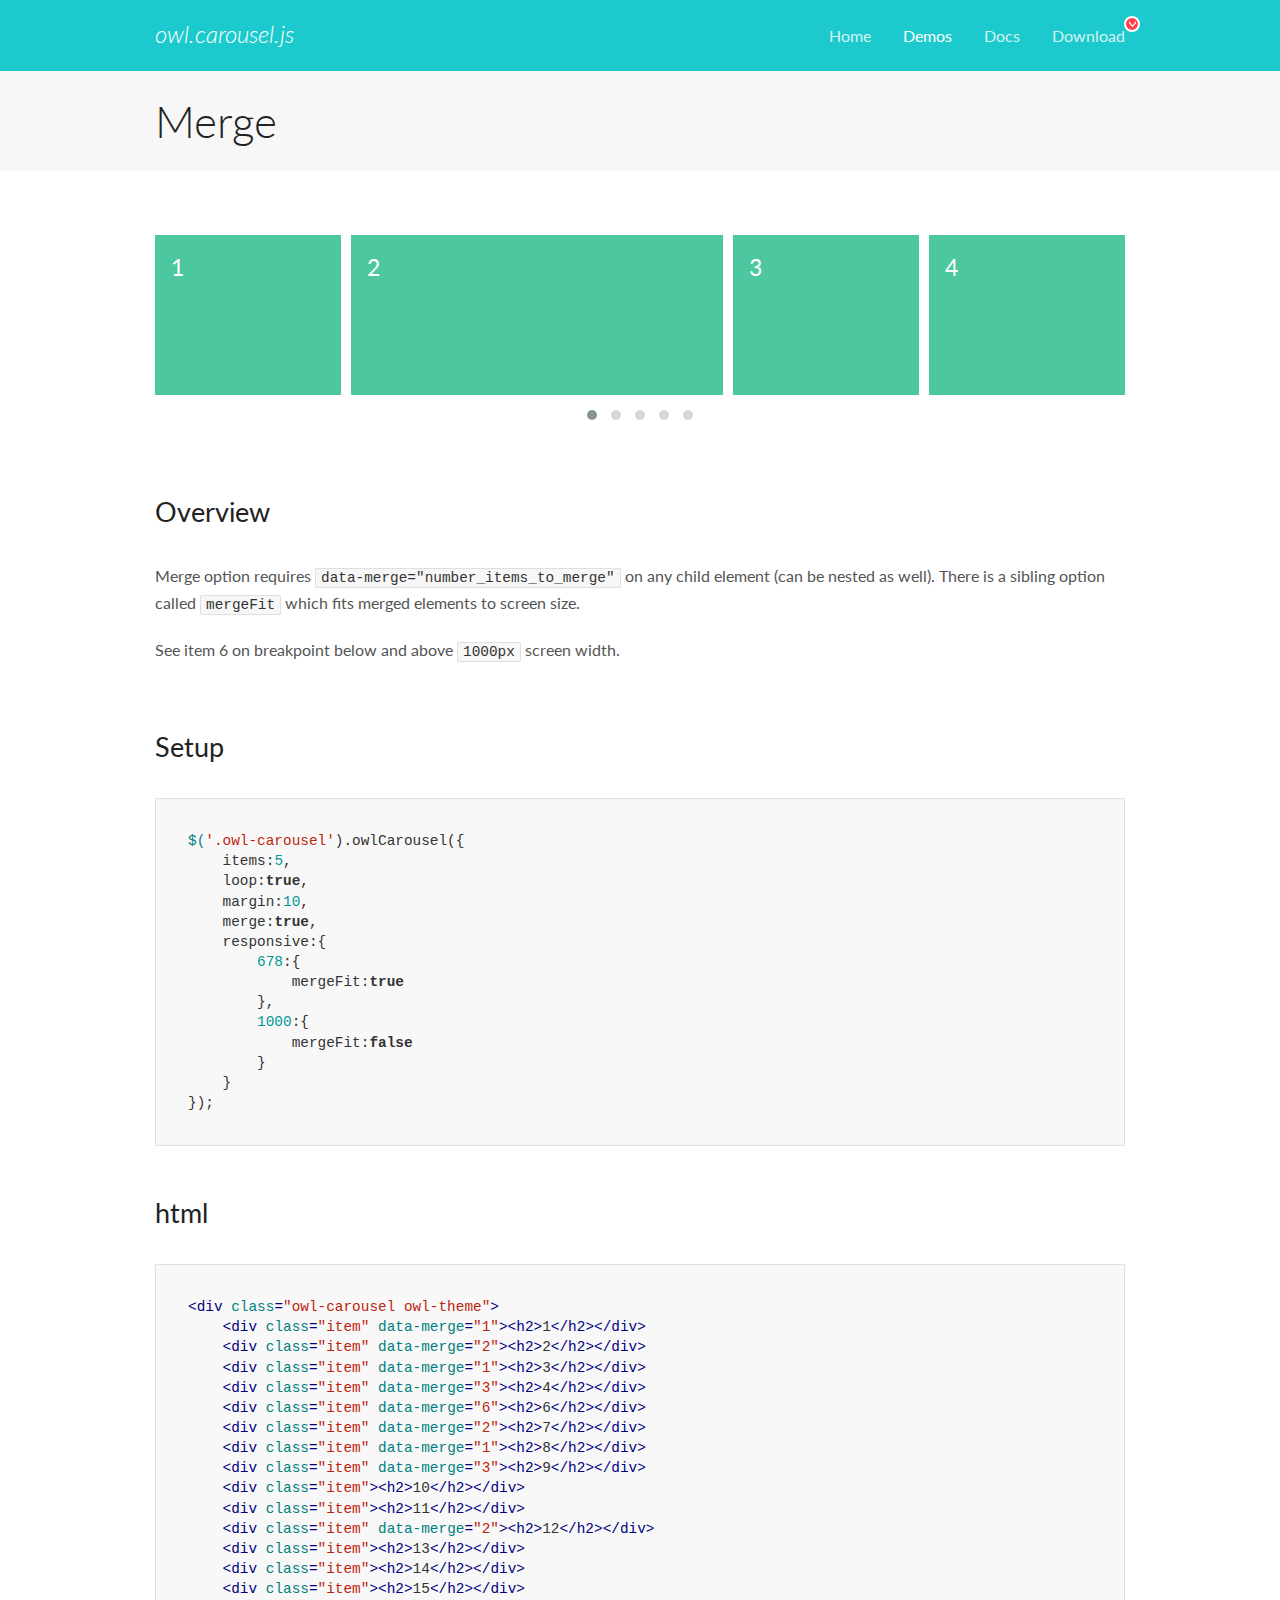
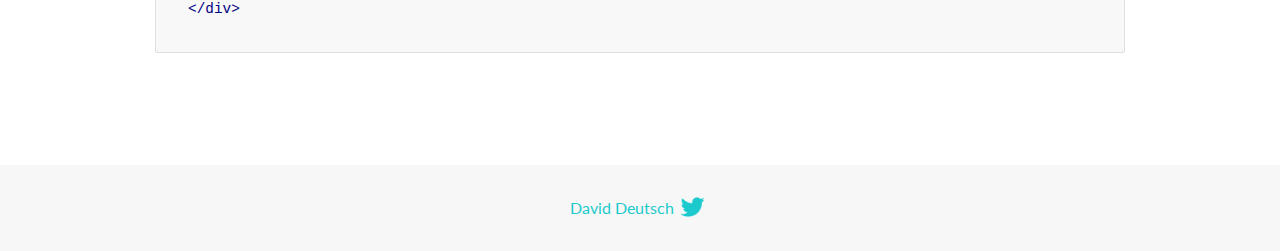
<file: OwlCarousel2/docs/demos/merge.html>
<!DOCTYPE html>
<html lang="en">
  <head>

    <!-- head -->
    <meta charset="utf-8">
    <meta name="msapplication-tap-highlight" content="no" />
    <meta name="viewport" content="width=device-width, initial-scale=1.0" />
    <meta name="description" content="Merge Items">
    <meta name="author" content="David Deutsch">
    <title>
      Merge Demo | Owl Carousel | 2.3.4
    </title>

    <!-- Stylesheets -->
    <link href='https://fonts.googleapis.com/css?family=Lato:300,400,700,400italic,300italic' rel='stylesheet' type='text/css'>
    <link rel="stylesheet" href="../assets/css/docs.theme.min.css">

    <!-- Owl Stylesheets -->
    <link rel="stylesheet" href="../assets/owlcarousel/assets/owl.carousel.min.css">
    <link rel="stylesheet" href="../assets/owlcarousel/assets/owl.theme.default.min.css">

    <!-- HTML5 shim and Respond.js IE8 support of HTML5 elements and media queries -->

    <!--[if lt IE 9]>
      <script src="https://oss.maxcdn.com/libs/html5shiv/3.7.0/html5shiv.js"></script>
      <script src="https://oss.maxcdn.com/libs/respond.js/1.3.0/respond.min.js"></script>
    <![endif]-->

    <!-- Favicons -->
    <link rel="apple-touch-icon-precomposed" sizes="144x144" href="../assets/ico/apple-touch-icon-144-precomposed.png">
    <link rel="shortcut icon" href="../assets/ico/favicon.png">
    <link rel="shortcut icon" href="favicon.ico">

    <!-- Yeah i know js should not be in header. Its required for demos.-->

    <!-- javascript -->
    <script src="../assets/vendors/jquery.min.js"></script>
    <script src="../assets/owlcarousel/owl.carousel.js"></script>
  </head>
  <body>

    <!-- header -->
    <header class="header">
      <div class="row">
        <div class="large-12 columns">
          <div class="brand left">
            <h3>
              <a href="/OwlCarousel2/">owl.carousel.js</a> 
            </h3>
          </div>
          <a id="toggle-nav" class="right">
            <span></span> <span></span> <span></span> 
          </a> 
          <div class="nav-bar">
            <ul class="clearfix">
              <li> <a href="/OwlCarousel2/index.html">Home</a>  </li>
              <li class="active">
                <a href="/OwlCarousel2/demos/demos.html">Demos</a> 
              </li>
              <li> <a href="/OwlCarousel2/docs/started-welcome.html">Docs</a>  </li>
              <li>
                <a href="https://github.com/OwlCarousel2/OwlCarousel2/archive/2.3.4.zip">Download</a> 
                <span class="download"></span> 
              </li>
            </ul>
          </div>
        </div>
      </div>
    </header>

    <!-- title -->
    <section class="title">
      <div class="row">
        <div class="large-12 columns">
          <h1>Merge</h1>
        </div>
      </div>
    </section>

    <!--  Demos -->
    <section id="demos">
      <div class="row">
        <div class="large-12 columns">
          <div class="owl-carousel owl-theme">
            <div class="item" data-merge="1">
              <h4>1</h4>
            </div>
            <div class="item" data-merge="2">
              <h4>2</h4>
            </div>
            <div class="item" data-merge="1">
              <h4>3</h4>
            </div>
            <div class="item" data-merge="3">
              <h4>4</h4>
            </div>
            <div class="item" data-merge="6">
              <h4>6</h4>
            </div>
            <div class="item" data-merge="2">
              <h4>7</h4>
            </div>
            <div class="item" data-merge="1">
              <h4>8</h4>
            </div>
            <div class="item" data-merge="3">
              <h4>9</h4>
            </div>
            <div class="item">
              <h4>10</h4>
            </div>
            <div class="item">
              <h4>11</h4>
            </div>
            <div class="item" data-merge="2">
              <h4>12</h4>
            </div>
            <div class="item">
              <h4>13</h4>
            </div>
            <div class="item">
              <h4>14</h4>
            </div>
            <div class="item">
              <h4>15</h4>
            </div>
          </div>
          <h3 id="overview">Overview</h3>
          <p>Merge option requires <code>data-merge=&quot;number_items_to_merge&quot;</code> on any child element (can be nested as well). There is a sibling option called <code>mergeFit</code> which fits merged elements to screen size. </p>
          <p>See item 6 on breakpoint below and above <code>1000px</code> screen width.</p>
          <h3 id="setup">Setup</h3>
          <pre><code>$(&#39;.owl-carousel&#39;).owlCarousel({
    items:5,
    loop:true,
    margin:10,
    merge:true,
    responsive:{
        678:{
            mergeFit:true
        },
        1000:{
            mergeFit:false
        }
    }
});</code></pre>
          <h3 id="html">html</h3>
          <pre><code>&lt;div class=&quot;owl-carousel owl-theme&quot;&gt;
    &lt;div class=&quot;item&quot; data-merge=&quot;1&quot;&gt;&lt;h2&gt;1&lt;/h2&gt;&lt;/div&gt;
    &lt;div class=&quot;item&quot; data-merge=&quot;2&quot;&gt;&lt;h2&gt;2&lt;/h2&gt;&lt;/div&gt;
    &lt;div class=&quot;item&quot; data-merge=&quot;1&quot;&gt;&lt;h2&gt;3&lt;/h2&gt;&lt;/div&gt;
    &lt;div class=&quot;item&quot; data-merge=&quot;3&quot;&gt;&lt;h2&gt;4&lt;/h2&gt;&lt;/div&gt;
    &lt;div class=&quot;item&quot; data-merge=&quot;6&quot;&gt;&lt;h2&gt;6&lt;/h2&gt;&lt;/div&gt;
    &lt;div class=&quot;item&quot; data-merge=&quot;2&quot;&gt;&lt;h2&gt;7&lt;/h2&gt;&lt;/div&gt;
    &lt;div class=&quot;item&quot; data-merge=&quot;1&quot;&gt;&lt;h2&gt;8&lt;/h2&gt;&lt;/div&gt;
    &lt;div class=&quot;item&quot; data-merge=&quot;3&quot;&gt;&lt;h2&gt;9&lt;/h2&gt;&lt;/div&gt;
    &lt;div class=&quot;item&quot;&gt;&lt;h2&gt;10&lt;/h2&gt;&lt;/div&gt;
    &lt;div class=&quot;item&quot;&gt;&lt;h2&gt;11&lt;/h2&gt;&lt;/div&gt;
    &lt;div class=&quot;item&quot; data-merge=&quot;2&quot;&gt;&lt;h2&gt;12&lt;/h2&gt;&lt;/div&gt;
    &lt;div class=&quot;item&quot;&gt;&lt;h2&gt;13&lt;/h2&gt;&lt;/div&gt;
    &lt;div class=&quot;item&quot;&gt;&lt;h2&gt;14&lt;/h2&gt;&lt;/div&gt;
    &lt;div class=&quot;item&quot;&gt;&lt;h2&gt;15&lt;/h2&gt;&lt;/div&gt;
&lt;/div&gt;</code></pre>
          <script>
            $(document).ready(function() {
              $('.owl-carousel').owlCarousel({
                items: 5,
                loop: true,
                margin: 10,
                merge: true,
                responsive: {
                  678: {
                    mergeFit: true
                  },
                  1000: {
                    mergeFit: false
                  }
                }
              });
            })
          </script>
        </div>
      </div>
    </section>

    <!-- footer -->
    <footer class="footer">
      <div class="row">
        <div class="large-12 columns">
          <h5>
            <a href="/OwlCarousel2/docs/support-contact.html">David Deutsch</a> 
            <a id="custom-tweet-button" href="https://twitter.com/share?url=https://github.com/OwlCarousel2/OwlCarousel2&text=Owl Carousel - This is so awesome! " target="_blank"></a> 
          </h5>
        </div>
      </div>
    </footer>

    <!-- vendors -->
    <script src="../assets/vendors/highlight.js"></script>
    <script src="../assets/js/app.js"></script>
  </body>
</html>
</file>
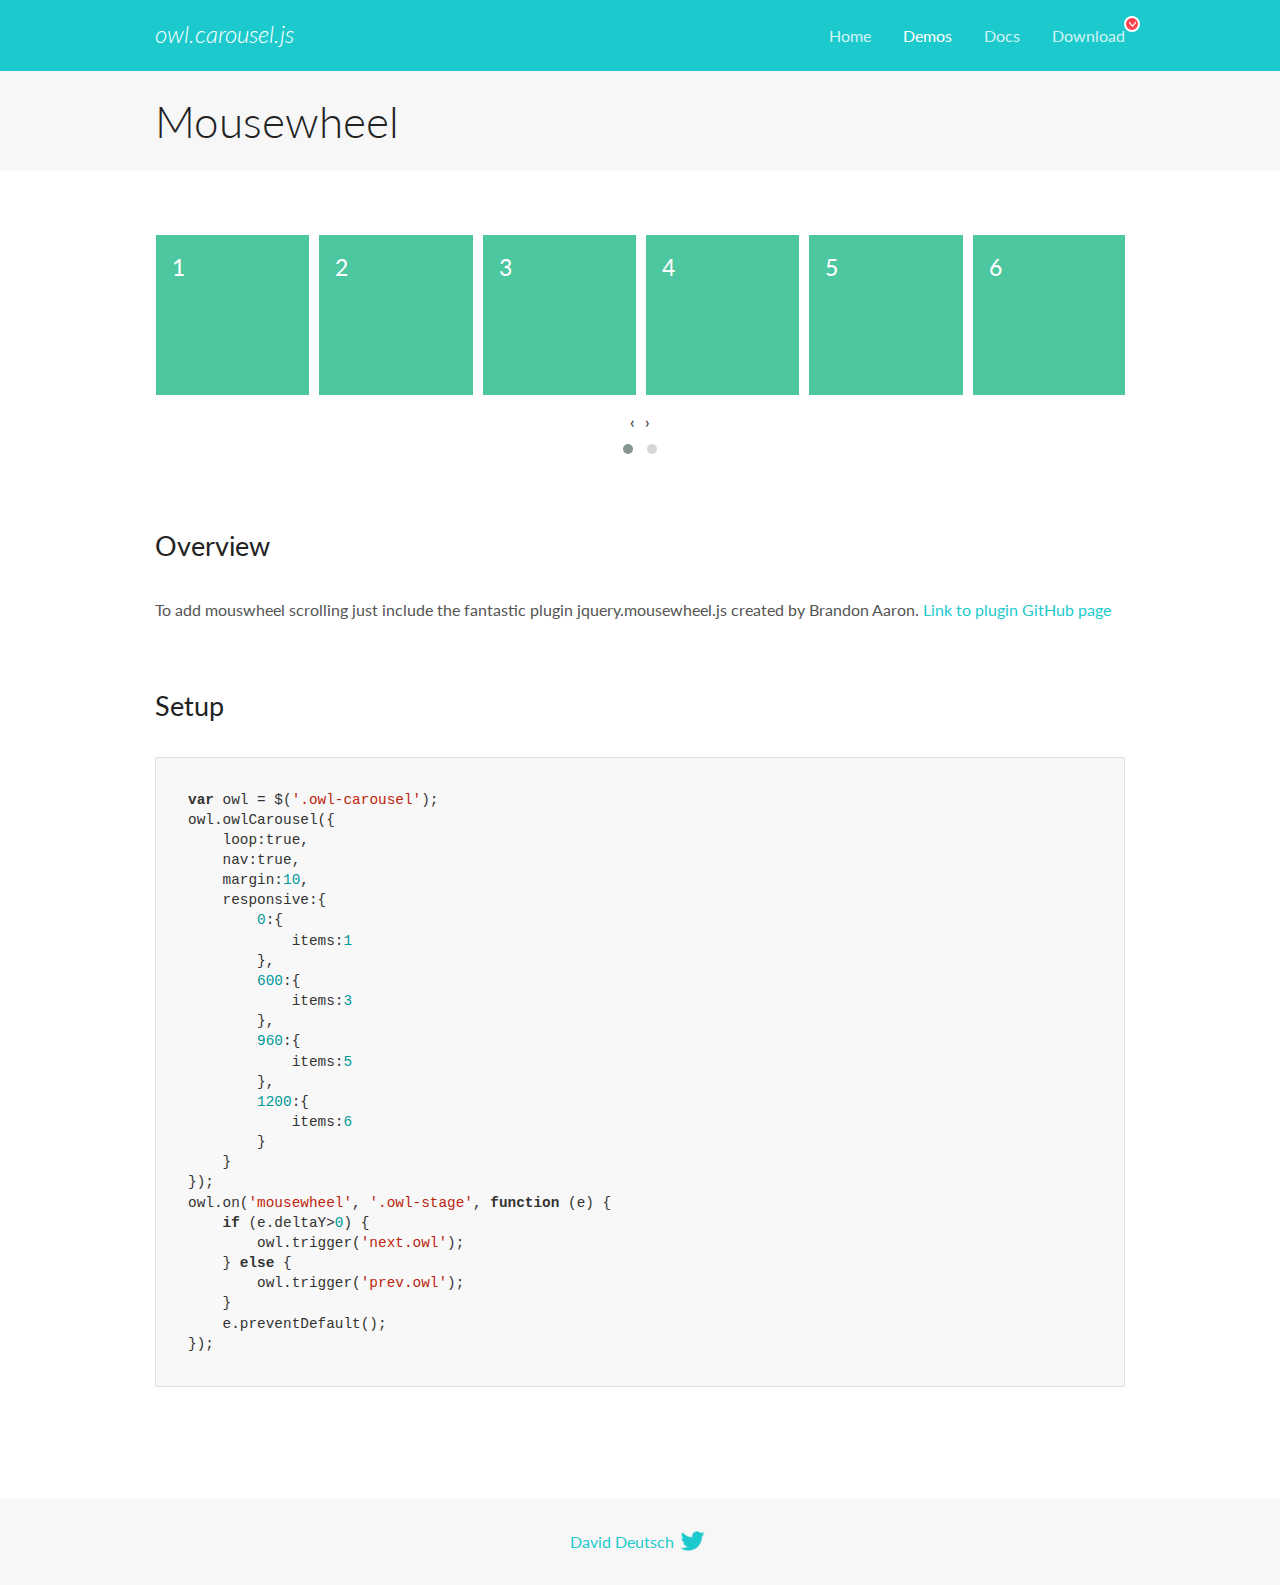
<file: OwlCarousel2/docs/demos/mousewheel.html>
<!DOCTYPE html>
<html lang="en">
  <head>

    <!-- head -->
    <meta charset="utf-8">
    <meta name="msapplication-tap-highlight" content="no" />
    <meta name="viewport" content="width=device-width, initial-scale=1.0" />
    <meta name="description" content="Mousewheel usage demo">
    <meta name="author" content="David Deutsch">
    <title>
      Mousewheel Demo | Owl Carousel | 2.3.4
    </title>

    <!-- Stylesheets -->
    <link href='https://fonts.googleapis.com/css?family=Lato:300,400,700,400italic,300italic' rel='stylesheet' type='text/css'>
    <link rel="stylesheet" href="../assets/css/docs.theme.min.css">

    <!-- Owl Stylesheets -->
    <link rel="stylesheet" href="../assets/owlcarousel/assets/owl.carousel.min.css">
    <link rel="stylesheet" href="../assets/owlcarousel/assets/owl.theme.default.min.css">

    <!-- HTML5 shim and Respond.js IE8 support of HTML5 elements and media queries -->

    <!--[if lt IE 9]>
      <script src="https://oss.maxcdn.com/libs/html5shiv/3.7.0/html5shiv.js"></script>
      <script src="https://oss.maxcdn.com/libs/respond.js/1.3.0/respond.min.js"></script>
    <![endif]-->

    <!-- Favicons -->
    <link rel="apple-touch-icon-precomposed" sizes="144x144" href="../assets/ico/apple-touch-icon-144-precomposed.png">
    <link rel="shortcut icon" href="../assets/ico/favicon.png">
    <link rel="shortcut icon" href="favicon.ico">

    <!-- Yeah i know js should not be in header. Its required for demos.-->

    <!-- javascript -->
    <script src="../assets/vendors/jquery.min.js"></script>
    <script src="../assets/owlcarousel/owl.carousel.js"></script>
  </head>
  <body>

    <!-- header -->
    <header class="header">
      <div class="row">
        <div class="large-12 columns">
          <div class="brand left">
            <h3>
              <a href="/OwlCarousel2/">owl.carousel.js</a> 
            </h3>
          </div>
          <a id="toggle-nav" class="right">
            <span></span> <span></span> <span></span> 
          </a> 
          <div class="nav-bar">
            <ul class="clearfix">
              <li> <a href="/OwlCarousel2/index.html">Home</a>  </li>
              <li class="active">
                <a href="/OwlCarousel2/demos/demos.html">Demos</a> 
              </li>
              <li> <a href="/OwlCarousel2/docs/started-welcome.html">Docs</a>  </li>
              <li>
                <a href="https://github.com/OwlCarousel2/OwlCarousel2/archive/2.3.4.zip">Download</a> 
                <span class="download"></span> 
              </li>
            </ul>
          </div>
        </div>
      </div>
    </header>

    <!-- title -->
    <section class="title">
      <div class="row">
        <div class="large-12 columns">
          <h1>Mousewheel</h1>
        </div>
      </div>
    </section>

    <!--  Demos -->
    <section id="demos">
      <div class="row">
        <div class="large-12 columns">
          <div class="owl-carousel owl-theme">
            <div class="item">
              <h4>1</h4>
            </div>
            <div class="item">
              <h4>2</h4>
            </div>
            <div class="item">
              <h4>3</h4>
            </div>
            <div class="item">
              <h4>4</h4>
            </div>
            <div class="item">
              <h4>5</h4>
            </div>
            <div class="item">
              <h4>6</h4>
            </div>
            <div class="item">
              <h4>7</h4>
            </div>
            <div class="item">
              <h4>8</h4>
            </div>
            <div class="item">
              <h4>9</h4>
            </div>
            <div class="item">
              <h4>10</h4>
            </div>
            <div class="item">
              <h4>11</h4>
            </div>
            <div class="item">
              <h4>12</h4>
            </div>
          </div>
          <h3 id="overview">Overview</h3>
          <p>To add mouswheel scrolling just include the fantastic plugin jquery.mousewheel.js created by Brandon Aaron.
            <a href="https://github.com/brandonaaron/jquery-mousewheel">Link to plugin GitHub page</a> 
          </p>
          <h3 id="setup">Setup</h3>
          <pre><code>var owl = $(&#39;.owl-carousel&#39;);
owl.owlCarousel({
    loop:true,
    nav:true,
    margin:10,
    responsive:{
        0:{
            items:1
        },
        600:{
            items:3
        },            
        960:{
            items:5
        },
        1200:{
            items:6
        }
    }
});
owl.on(&#39;mousewheel&#39;, &#39;.owl-stage&#39;, function (e) {
    if (e.deltaY&gt;0) {
        owl.trigger(&#39;next.owl&#39;);
    } else {
        owl.trigger(&#39;prev.owl&#39;);
    }
    e.preventDefault();
});</code></pre>
          <script src="../assets/vendors/jquery.mousewheel.min.js"></script>
          <script>
            $(document).ready(function() {
              var owl = $('.owl-carousel');
              owl.owlCarousel({
                loop: true,
                nav: true,
                margin: 10,
                responsive: {
                  0: {
                    items: 1
                  },
                  600: {
                    items: 3
                  },
                  960: {
                    items: 5
                  },
                  1200: {
                    items: 6
                  }
                }
              });
              owl.on('mousewheel', '.owl-stage', function(e) {
                if (e.deltaY > 0) {
                  owl.trigger('next.owl');
                } else {
                  owl.trigger('prev.owl');
                }
                e.preventDefault();
              });
            })
          </script>
        </div>
      </div>
    </section>

    <!-- footer -->
    <footer class="footer">
      <div class="row">
        <div class="large-12 columns">
          <h5>
            <a href="/OwlCarousel2/docs/support-contact.html">David Deutsch</a> 
            <a id="custom-tweet-button" href="https://twitter.com/share?url=https://github.com/OwlCarousel2/OwlCarousel2&text=Owl Carousel - This is so awesome! " target="_blank"></a> 
          </h5>
        </div>
      </div>
    </footer>

    <!-- vendors -->
    <script src="../assets/vendors/highlight.js"></script>
    <script src="../assets/js/app.js"></script>
  </body>
</html>
</file>
<file: css/style.css>
/* http://meyerweb.com/eric/tools/css/reset/ 
   v2.0 | 20110126
   License: none (public domain)
*/
html,
body,
div,
span,
applet,
object,
iframe,
h1,
h2,
h3,
h4,
h5,
h6,
p,
blockquote,
pre,
a,
abbr,
acronym,
address,
big,
cite,
code,
del,
dfn,
em,
img,
ins,
kbd,
q,
s,
samp,
small,
strike,
strong,
sub,
sup,
tt,
var,
b,
u,
i,
center,
dl,
dt,
dd,
ol,
ul,
li,
fieldset,
form,
label,
legend,
table,
caption,
tbody,
tfoot,
thead,
tr,
th,
td,
article,
aside,
canvas,
details,
embed,
figure,
figcaption,
footer,
header,
hgroup,
menu,
nav,
output,
ruby,
section,
summary,
time,
mark,
audio,
video {
  margin: 0;
  padding: 0;
  border: 0;
  font-size: 100%;
  font: inherit;
  vertical-align: baseline;
}

/* HTML5 display-role reset for older browsers */
article,
aside,
details,
figcaption,
figure,
footer,
header,
hgroup,
menu,
nav,
section {
  display: block;
}

body {
  line-height: 1;
}

ol,
ul {
  list-style: none;
}

blockquote,
q {
  quotes: none;
}

blockquote:before,
blockquote:after,
q:before,
q:after {
  content: none;
}

table {
  border-collapse: collapse;
  border-spacing: 0;
}

body {
  width: 100vw;
  overflow-x: hidden;
  font-family: "Cabin", sans-serif;
}

h2 {
  font-weight: 700;
  font-size: 1.5rem;
  line-height: 1.1;
  margin-bottom: 1.2rem;
}

h3 {
  font-weight: 600;
  font-size: 1.2rem;
  line-height: 1.1;
  margin-bottom: 0.7rem;
}

p {
  margin-bottom: 1rem;
  line-height: 1.3;
}

li {
  margin-bottom: 0.4rem;
  line-height: 1.3;
}

a {
  color: blue;
  text-decoration: none;
}

div.container {
  display: grid;
  grid-template-columns: repeat(12, 1fr);
  grid-template-rows: 300px 42rem min-content;
  grid-gap: 8rem;
  grid-auto-flow: row;
  grid-auto-rows: min-content;
}

header {
  background-color: #eee;
  grid-area: 1/1/2/-1;
  padding: 0 2 rem;
}

main {
  background-color: white;
  grid-area: 2/1/3/13;
  display: flex;
  gap: 1rem;
  padding: 0 2rem;
}
main ul li a {
  text-decoration: none;
}
main > section:first-child {
  width: 100%;
  display: flex;
  flex-direction: column;
  gap: 6rem;
}
main > section:first-child > div:first-child {
  display: flex;
  flex-direction: row;
  justify-content: space-between;
  height: 16.875rem;
  background: linear-gradient(45deg, white, #f8c995, transparent 75%);
  background-repeat: no-repeat;
  padding: 48px 0;
  padding-bottom: 20px;
  position: relative;
}
main > section:first-child > div:first-child h2:first-child {
  position: absolute;
  top: 8px;
  left: 50%;
}
main > section:first-child > div:first-child > div:first-child {
  background-image: url("../images/about-us-2.jpg");
  background-repeat: no-repeat;
  background-size: cover;
  background-position: center;
  border: 2px solid #eee;
  width: 40%;
  height: 125%;
  position: relative;
  bottom: 48px;
}
main > section:first-child > div:first-child > div:nth-child(2) {
  width: 50%;
}
main > section:first-child section.notifications {
  width: 100%;
  flex-grow: 1;
  display: grid;
  grid-template-columns: repeat(3, 1fr);
  grid-template-rows: 100%;
  grid-gap: 1rem;
  grid-auto-flow: row;
}
main > section:first-child section.notifications li a {
  color: blue;
  text-decoration: none;
}
main > section:first-child section.notifications div:nth-child(1) {
  grid-area: 1/1/2/2;
  padding: 0.5rem 1rem;
}
main > section:first-child section.notifications div:nth-child(2) {
  grid-area: 1/2/2/3;
  padding: 0.5rem 1rem;
}
main > section:first-child section.notifications div:nth-child(3) {
  grid-area: 1/3/2/4;
  padding: 0.5rem 1rem;
  background-color: whitesmoke;
}
main aside {
  width: 25%;
  display: flex;
  flex-direction: column;
  justify-content: flex-start;
  align-items: stretch;
  gap: 10%;
  padding-left: 3.75rem;
  border-left: 3px solid #eee;
}
main aside section.photo-gallery {
  width: 100%;
  height: 30%;
  display: grid;
  grid-template-columns: repeat(3, 1fr);
  grid-template-rows: repeat(2, 1fr);
  grid-gap: 0.5rem;
  grid-auto-flow: row;
  grid-auto-rows: auto;
}
main aside section.photo-gallery div:not(:last-child) {
  width: 100%;
  height: 100%;
  background-repeat: no-repeat;
  background-size: cover;
  background-position: center;
}
main aside section.photo-gallery div:not(:last-child):nth-child(1) {
  grid-area: 1/1/2/2;
  background-image: url("../images/jercuts-5.webp");
}
main aside section.photo-gallery div:not(:last-child):nth-child(2) {
  grid-area: 1/2/2/3;
  background-image: url("../images/jercuts-7.jpg");
}
main aside section.photo-gallery div:not(:last-child):nth-child(3) {
  grid-area: 1/3/2/4;
  background-image: url("../images/jercuts-7.jpg");
}
main aside section.photo-gallery div:not(:last-child):nth-child(4) {
  grid-area: 2/1/3/2;
  background-image: url("../images/jercuts-8.png");
}
main aside section.photo-gallery div:not(:last-child):nth-child(5) {
  grid-area: 2/2/3/3;
  background-image: url("../images/jercuts-9.jpg");
}
main aside section.photo-gallery div:last-child {
  grid-area: 2/3/3/4;
  justify-self: center;
  align-self: end;
}
main aside section.video-gallery {
  width: 100%;
  height: 60%;
  display: grid;
  grid-template-columns: 1fr;
  grid-template-rows: calc(50% - 1rem) 50%;
  grid-gap: 1rem;
}
main aside section.video-gallery video {
  width: 100%;
  height: 100%;
}
main aside section.video-gallery video:nth-child(1) {
  grid-area: 1/1/2/2;
}
main aside section.video-gallery video:nth-child(2) {
  grid-area: 2/1/3/2;
}

footer {
  grid-area: 3/1/4/-1;
  display: flex;
  justify-content: flex-start;
  gap: 10rem;
  padding-top: 4rem;
  background-color: #ffa4a4;
  padding: 1rem 2rem;
  position: relative;
}
footer .affiliations {
  display: flex;
  gap: 4rem;
  position: absolute;
  bottom: 10px;
  align-items: center;
}
footer ul {
  list-style-type: square;
  list-style-position: inside;
}
footer ul:not(:last-of-type) {
  min-width: max-content;
}
footer ul:last-of-type {
  flex-grow: 1;
}
footer ul h2 {
  position: relative;
  transition: all 300ms ease 0ms;
}
footer ul h2::after {
  content: "";
  position: absolute;
  bottom: -8px;
  left: 0;
  width: 50px;
  height: 2px;
  transition: all 300ms ease 0ms;
  background-color: #222;
}
footer ul h2:hover::after {
  content: "";
  position: absolute;
  bottom: -8px;
  left: 0;
  width: 100%;
  height: 2px;
  background-color: #222;
}
footer ul li:hover::marker {
  color: #323264;
}
footer ul li a {
  text-decoration: none;
  color: #222;
}

.footer-info {
  display: flex;
  flex-direction: column;
  background-color: #ffa4a4;
  padding: 1rem 2rem;
}
.footer-info h3 {
  position: relative;
  margin-bottom: 20px;
}
.footer-info h3::after {
  content: "";
  position: absolute;
  bottom: -8px;
  left: 0;
  width: 50px;
  height: 2px;
  transition: all 300ms ease 0ms;
  background-color: #222;
}
.footer-info h3:hover::after {
  content: "";
  position: absolute;
  bottom: -8px;
  left: 0;
  width: 120px;
  height: 2px;
  background-color: #222;
}
.footer-info p {
  max-width: 50%;
  color: #333;
}
.footer-info > ul {
  display: flex;
  gap: 2rem;
}
.footer-info > ul li {
  transform: scale(1);
  transition: transform 100ms ease 0ms;
}
.footer-info > ul li a {
  color: blue;
  text-decoration: none;
}
.footer-info > ul:first-of-type li:hover {
  transform: scale(1.5);
}
.footer-info > div {
  display: flex;
  flex-direction: row;
  justify-content: space-between;
}
.footer-info > div ul {
  display: flex;
  gap: 2rem;
}
.footer-info > div ul li {
  position: relative;
}
.footer-info > div ul li::after {
  content: "";
  position: absolute;
  bottom: 20px;
  left: 0;
  width: 50%;
  margin-left: 50%;
  transform: translate(-50%, -50%);
  height: 1px;
  transition: all 300ms ease 0ms;
  background-color: blue;
}
.footer-info > div ul li:hover::after {
  content: "";
  position: absolute;
  bottom: 20px;
  left: 0;
  width: 100%;
  margin-left: 50%;
  transform: translate(-50%, -50%);
  height: 1px;
  background-color: blue;
}
.footer-info > div ul li a {
  color: blue;
  text-decoration: none;
}

hr {
  width: 100%;
  height: 1px;
  background-color: #7b7ecb;
  padding: 0;
  margin: 0 auto;
}

::marker {
  color: #f5d0ff;
}

.weWorkFor {
  height: 300px;
  display: grid;
  grid-template-columns: repeat(2, 1fr);
  grid-template-rows: repeat(3, 100px);
  grid-gap: 4px;
  position: relative;
}
.weWorkFor h2 {
  position: absolute;
  top: -24px;
  left: 50%;
  transform: translate(-50%, -50%);
  font-size: 33px;
  z-index: 100;
}
.weWorkFor img:nth-of-type(1) {
  grid-area: 1/1/2/2;
}
.weWorkFor img:nth-of-type(2) {
  grid-area: 1/2/2/3;
}
.weWorkFor img:nth-of-type(3) {
  grid-area: 2/1/3/2;
}
.weWorkFor img:nth-of-type(4) {
  grid-area: 2/2/3/3;
}
.weWorkFor img:nth-of-type(5) {
  grid-area: 3/1/4/2;
}
.weWorkFor img:nth-of-type(6) {
  grid-area: 3/2/4/3;
}
.weWorkFor div {
  display: flex;
  justify-content: center;
  align-items: center;
  color: #222;
  align-self: flex-end;
  height: 24px;
  opacity: 0.9;
  font-size: 0.87rem;
  font-weight: 600;
}
.weWorkFor div:nth-of-type(1) {
  grid-area: 1/1/2/2;
  background-color: #f99aa3;
}
.weWorkFor div:nth-of-type(2) {
  grid-area: 1/2/2/3;
  background-color: #7ac3f7;
}
.weWorkFor div:nth-of-type(3) {
  grid-area: 2/1/3/2;
  background-color: #9cdc6b;
}
.weWorkFor div:nth-of-type(4) {
  grid-area: 2/2/3/3;
  background-color: #c48ff5;
}
.weWorkFor div:nth-of-type(5) {
  grid-area: 3/1/4/2;
  background-color: #82baf9;
}
.weWorkFor div:nth-of-type(6) {
  grid-area: 3/2/4/3;
  background-color: #f9bb73;
}

.whatsNew a {
  transition: all 100ms 0ms ease;
}
.whatsNew a:hover {
  text-decoration: underline;
}
.whatsNew h2:nth-of-type(1) {
  background-color: #ff981c;
  padding: 4px 8px;
  position: relative;
  width: 200px;
}
.whatsNew h2:nth-of-type(1)::after {
  content: "";
  position: absolute;
  top: 0;
  width: 34px;
  height: 34px;
  transform: rotate(45deg);
  background-color: white;
  right: -17px;
}
.whatsNew hr {
  margin-bottom: 8px;
}

.noticeBoard a {
  transition: all 100ms 0ms ease;
}
.noticeBoard a:hover {
  text-decoration: underline;
}
.noticeBoard h2:nth-of-type(1) {
  background-color: #ff981c;
  padding: 4px 8px;
  position: relative;
  width: 200px;
}
.noticeBoard h2:nth-of-type(1)::after {
  content: "";
  position: absolute;
  top: 0;
  width: 34px;
  height: 34px;
  transform: rotate(45deg);
  background-color: white;
  right: -17px;
}
.noticeBoard hr {
  margin-bottom: 8px;
}

footer,
main,
.container {
  max-width: 95vw;
}

.about_us::after {
  content: "";
  position: absolute;
  bottom: -8px;
  left: 0;
  width: 50px;
  height: 2px;
  transition: all 300ms ease 0ms;
  background-color: #222;
}
.about_us:hover::after {
  content: "";
  position: absolute;
  bottom: -8px;
  left: 0;
  width: 100%;
  height: 2px;
  background-color: #222;
}

.owl-carousel {
  width: 100vw;
  height: 300px;
}
.owl-carousel .item {
  background-image: url("https://picsum.photos/1350/300");
  width: 100%;
  height: 300px;
  background-size: cover;
  background-repeat: no-repeat;
  background-position: center;
}
.owl-carousel .item.item1 {
  background-image: url("../images/slider-1.jpg");
}
.owl-carousel .item.item2 {
  background-image: url("../images/slider-4-1.png");
}
.owl-carousel .item.item3 {
  background-image: url("../images/slider-3-1.png");
}
.owl-carousel .item.item4 {
  background-image: url("../images/slider-4-1.png");
}
.owl-carousel .owl-nav {
  display: none;
}
.owl-carousel .owl-dots {
  position: absolute;
  top: 270px;
  left: 50%;
  transform: translateX(-50%);
}
.owl-carousel .owl-dots .owl-dot span {
  transition: all 300ms ease 0ms !important;
}
.owl-carousel .owl-dots .owl-dot.active span {
  width: 30px;
  background-color: pink !important;
}

.utility-bar {
  display: flex;
  flex-direction: row;
  justify-content: space-between;
  padding: 5px 32px;
  background-color: #eeb676;
  color: #fff;
  align-items: center;
  padding-top: 12px;
  padding-bottom: 12px;
}
.utility-bar a {
  color: #222 !important;
}

.utility-bar a:hover {
  text-decoration: underline !important;
  color: #222 !important;
}

.text-resizer a:hover {
  text-decoration: none !important;
}

/* updations made by arhan */
section.custom-widgets {
  display: flex;
  flex-direction: row;
  gap: 32px;
  justify-content: center;
  align-items: center;
}

body.layout-full {
  background-color: #fff;
}

.text-resizer {
  display: flex;
  flex-direction: row;
  gap: 16px;
}

.text-resizer > span {
  cursor: pointer;
}

#decrease-size,
#increase-size,
#reset-size {
  font-size: 1rem;
  font-weight: 500;
  color: #222;
}

.no-margin-bottom {
  margin-bottom: 0;
  display: flex;
  justify-content: center;
  align-items: center;
  gap: 16px;
}

.no-margin-bottom span {
  font-size: 0.87rem;
}

.right-border {
  padding-right: 1rem;
  border-right: 3px solid #222;
}

/*# sourceMappingURL=style.css.map */
</file>
